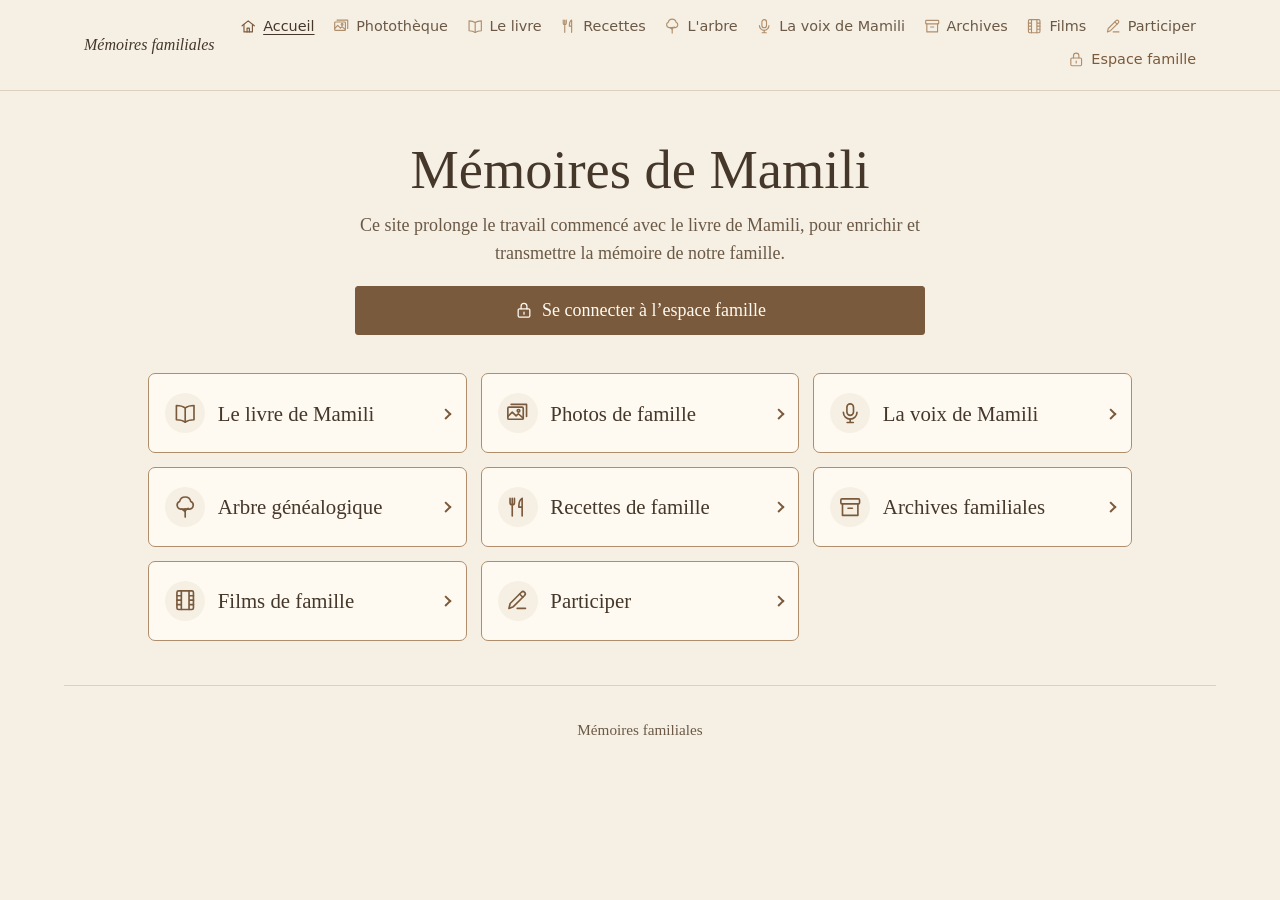
<file: index.html>
<!DOCTYPE html>
<html lang="fr">
<head>
<meta charset="UTF-8">
<meta name="viewport" content="width=device-width, initial-scale=1">
<title>Mémoires de Mamili — Mémoires familiales</title>
<meta name="description" content="Le site qui prolonge le livre de Mamili et rassemble les souvenirs de la famille.">
<meta name="robots" content="noindex">
<link rel="icon" href="assets/img/favicon.svg" type="image/svg+xml">
<link rel="stylesheet" href="assets/css/site.css">
<link rel="stylesheet" href="assets/css/accueil.css">
</head>
<body data-racine="" data-page="accueil">

<header class="bandeau">
  <a class="bandeau__nom" href="index.html">Mémoires familiales</a>
  <nav aria-label="Navigation principale" data-nav><a href="phototheque/index.html">Photothèque</a></nav>
</header>

<main class="accueil">
  <div class="accueil__introduction">
    <h1>Mémoires de Mamili</h1>
    <p>Ce site prolonge le travail commencé avec le livre de Mamili, pour enrichir et transmettre la mémoire de notre famille.</p>
    <p data-lien-public>
      <a class="bouton accueil__connexion" href="https://espace-famille.pages.dev/" data-icone="famille">Se connecter à l’espace famille</a>
    </p>
  </div>

  <nav aria-label="Rubriques du site">
    <ul class="accueil__rubriques" role="list">
      <li><a class="accueil__rubrique" href="livre/index.html" data-icone="livre">Le livre de Mamili</a></li>
      <li><a class="accueil__rubrique" href="phototheque/index.html" data-icone="phototheque">Photos de famille</a></li>
      <li><a class="accueil__rubrique" href="voix/index.html" data-icone="voix">La voix de Mamili</a></li>
      <li><a class="accueil__rubrique" href="arbre/index.html" data-icone="arbre">Arbre généalogique</a></li>
      <li><a class="accueil__rubrique" href="recettes/index.html" data-icone="recettes">Recettes de famille</a></li>
      <li><a class="accueil__rubrique" href="archives/index.html" data-icone="archives">Archives familiales</a></li>
      <li><a class="accueil__rubrique" href="films/index.html" data-icone="films">Films de famille</a></li>
      <li data-lien-recherche hidden><a class="accueil__rubrique" href="recherche/index.html" data-icone="recherche">Rechercher dans le site</a></li>
      <li><a class="accueil__rubrique" href="participer/index.html" data-icone="participer">Participer</a></li>
    </ul>
  </nav>
</main>

<footer class="pied">
  <p>Mémoires familiales</p>
</footer>

<script src="assets/js/site.js"></script>
</body>
</html>
</file>
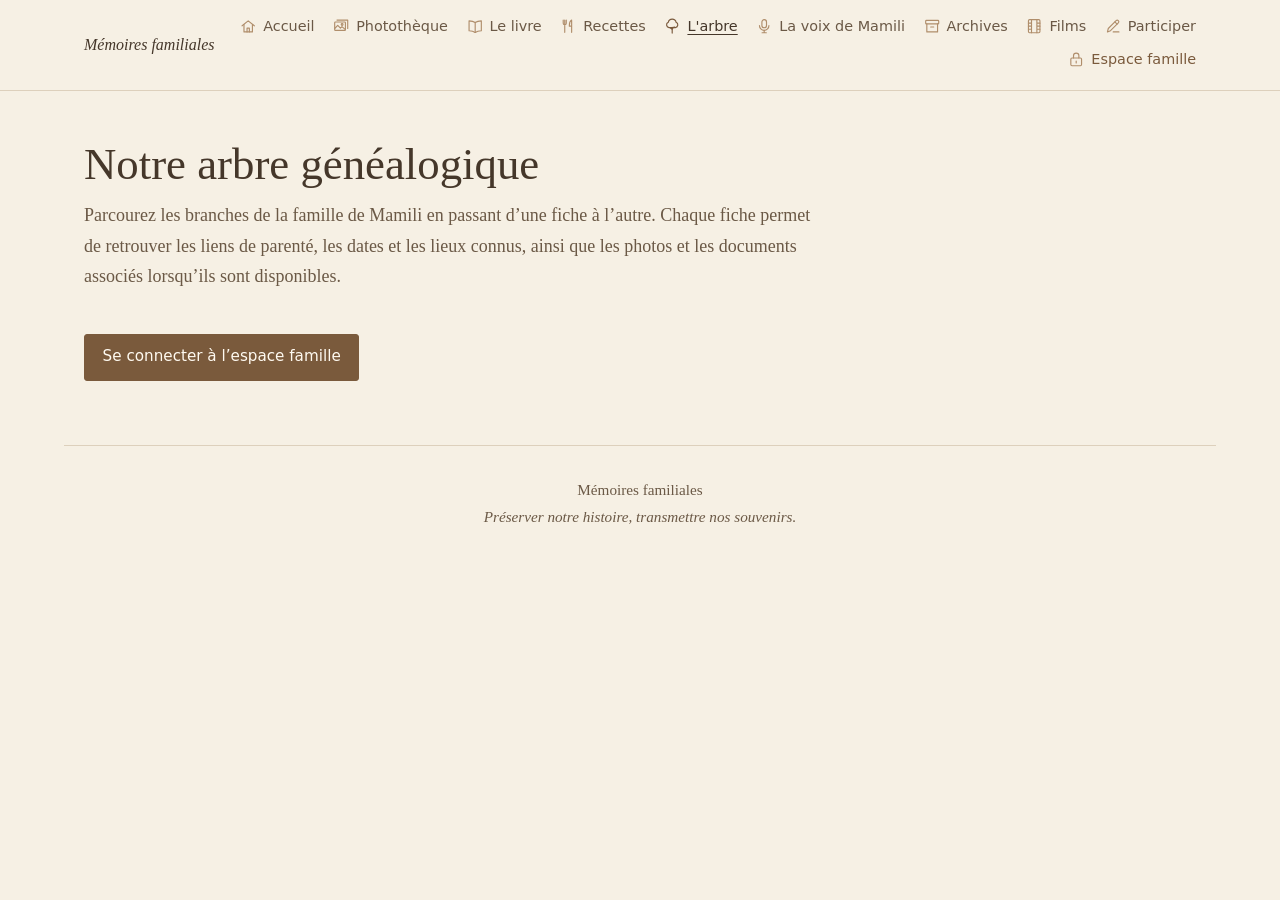
<file: arbre/index.html>
<!DOCTYPE html>
<html lang="fr">
<head>
<meta charset="UTF-8">
<meta name="viewport" content="width=device-width, initial-scale=1">
<title>Arbre généalogique — Mémoires familiales</title>
<meta name="description" content="L'arbre généalogique de la famille : une fiche par personne, avec ses liens de parenté et ses photos.">
<meta name="robots" content="noindex">
<link rel="icon" href="../assets/img/favicon.svg" type="image/svg+xml">
<link rel="stylesheet" href="../assets/css/site.css">
<link rel="stylesheet" href="../assets/css/rubriques.css">
</head>
<body data-racine="../" data-page="arbre">

<header class="bandeau">
  <a class="bandeau__nom" href="../index.html">Mémoires familiales</a>
  <nav aria-label="Navigation principale" data-nav><a href="../index.html">Accueil</a></nav>
</header>

<main class="page arbre">
  <div class="tete">
    <h1>Notre arbre généalogique</h1>
    <p class="resume">Parcourez les branches de la famille de Mamili en passant d’une fiche à l’autre. Chaque fiche permet de retrouver les liens de parenté, les dates et les lieux connus, ainsi que les photos et les documents associés lorsqu’ils sont disponibles.</p>
  </div>
  <p><a class="bouton" href="https://espace-famille.pages.dev/">Se connecter à l’espace famille</a></p>
</main>

<template data-rubrique-famille>
<main class="page arbre">
  <div class="tete">
    <h1>Notre arbre généalogique</h1>
    <p class="resume">Une fiche par personne : ses parents, son conjoint, ses enfants, ses dates et ses lieux, et le lien vers ses photos. Choisissez une personne pour vous déplacer dans l'arbre.</p>
  </div>

  <p class="avis" id="avis" hidden></p>

  <div class="arbre-grille">
    <details class="index-personnes" id="index-personnes" open>
      <summary>Toutes les personnes</summary>
      <div class="champ-recherche">
        <label for="q-personne">Chercher une personne</label>
        <input id="q-personne" type="search" autocomplete="off" placeholder="Un prénom, un nom, un surnom…">
      </div>
      <ul class="liste-personnes" id="liste-personnes"></ul>
    </details>
    <div>
      <div class="famille" id="famille" aria-live="polite"></div>
      <article class="fiche-personne" id="fiche-personne"></article>
    </div>
  </div>
</main>
<script data-src="../data/demo/arbre.js"></script>
<script data-src="../prive/arbre.js"></script>
<script data-src="../data/demo/photos.js"></script>
<script data-src="../prive/photos.js"></script>
<script data-src="../prive/identites.js"></script>
<script data-src="../assets/js/identites.js"></script>
<script data-src="../assets/js/arbre.js"></script>
</template>

<footer class="pied">
  <p>Mémoires familiales</p>
  <em>Préserver notre histoire, transmettre nos souvenirs.</em>
</footer>

<script src="../assets/js/site.js"></script>
</body>
</html>
</file>
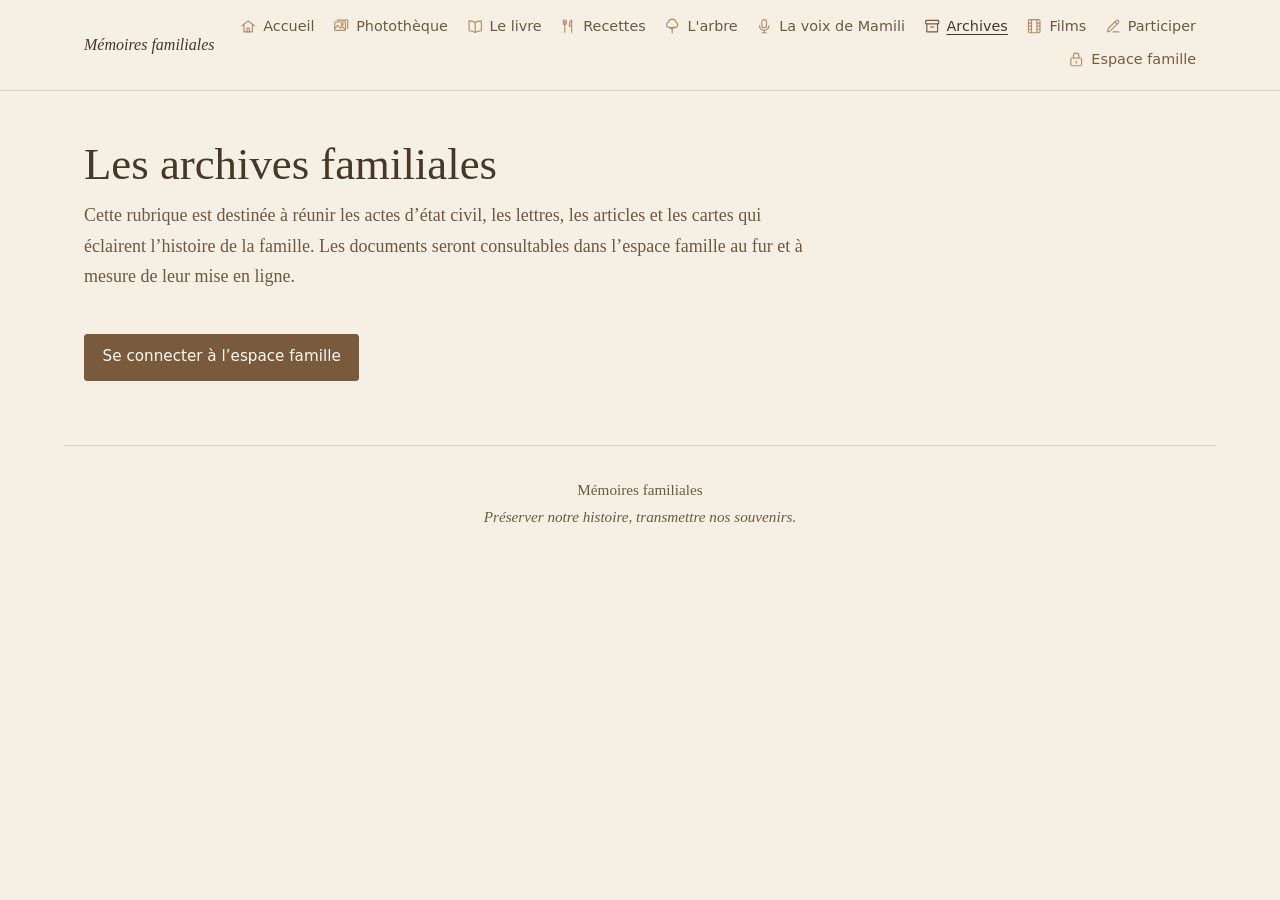
<file: archives/index.html>
<!DOCTYPE html>
<html lang="fr">
<head>
<meta charset="UTF-8">
<meta name="viewport" content="width=device-width, initial-scale=1">
<title>Archives — Mémoires familiales</title>
<meta name="description" content="Actes, lettres, articles et cartes qui éclairent l'histoire de la famille.">
<meta name="robots" content="noindex">
<link rel="icon" href="../assets/img/favicon.svg" type="image/svg+xml">
<link rel="stylesheet" href="../assets/css/site.css">
<link rel="stylesheet" href="../assets/css/rubriques.css">
</head>
<body data-racine="../" data-page="archives">

<header class="bandeau">
  <a class="bandeau__nom" href="../index.html">Mémoires familiales</a>
  <nav aria-label="Navigation principale" data-nav><a href="../index.html">Accueil</a></nav>
</header>

<main class="page archives">
  <div class="tete">
    <h1>Les archives familiales</h1>
    <p class="resume">Cette rubrique est destinée à réunir les actes d’état civil, les lettres, les articles et les cartes qui éclairent l’histoire de la famille. Les documents seront consultables dans l’espace famille au fur et à mesure de leur mise en ligne.</p>
  </div>
  <p><a class="bouton" href="https://espace-famille.pages.dev/">Se connecter à l’espace famille</a></p>
</main>

<template data-rubrique-famille>
<main class="page archives">
  <div class="tete">
    <h1>Les archives familiales</h1>
    <p class="resume">Actes d'état civil, lettres, papiers de famille, articles et cartes : les documents qui éclairent son histoire, chacun relié aux personnes et aux chapitres du livre.</p>
  </div>

  <p class="avis" id="avis" hidden></p>

  <div class="champ-recherche">
    <label for="q-archives">Chercher un document</label>
    <input id="q-archives" type="search" autocomplete="off" placeholder="Un titre, un lieu, une année, un nom…">
  </div>
  <div class="choix-type" id="choix-type" role="group" aria-label="Type de document"></div>
  <p class="discret" id="compte-archives" role="status"></p>
  <ul class="grille-documents" id="documents"></ul>
</main>
<script data-src="../data/demo/archives.js"></script>
<script data-src="../prive/archives.js"></script>
<script data-src="../assets/js/archives.js"></script>
</template>

<footer class="pied">
  <p>Mémoires familiales</p>
  <em>Préserver notre histoire, transmettre nos souvenirs.</em>
</footer>

<script src="../assets/js/site.js"></script>
</body>
</html>
</file>
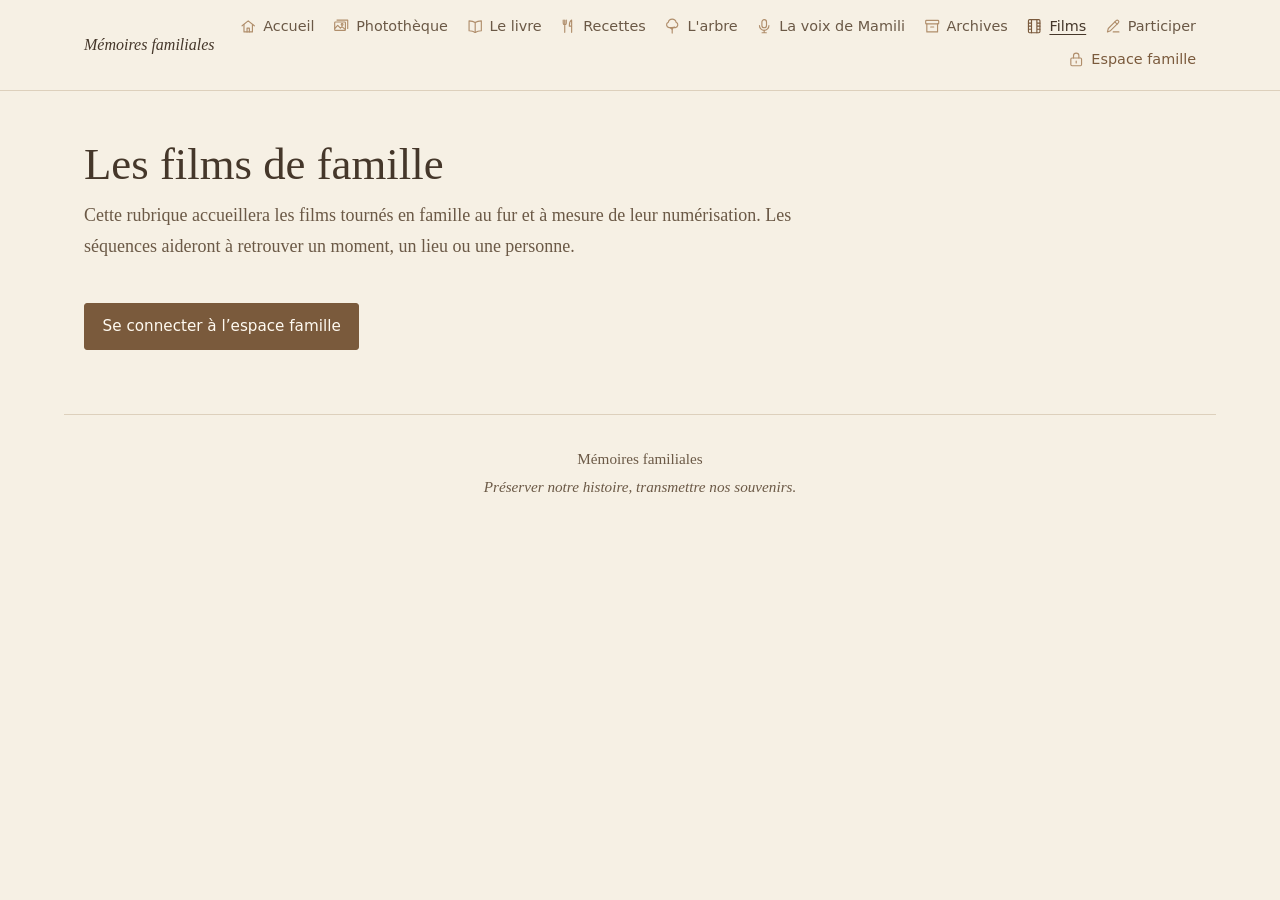
<file: films/index.html>
<!DOCTYPE html>
<html lang="fr">
<head>
<meta charset="UTF-8">
<meta name="viewport" content="width=device-width, initial-scale=1">
<title>Films de famille — Mémoires familiales</title>
<meta name="description" content="Les films tournés en famille, numérisés, avec leurs séquences.">
<meta name="robots" content="noindex">
<link rel="icon" href="../assets/img/favicon.svg" type="image/svg+xml">
<link rel="stylesheet" href="../assets/css/site.css">
<link rel="stylesheet" href="../assets/css/rubriques.css">
</head>
<body data-racine="../" data-page="films">

<header class="bandeau">
  <a class="bandeau__nom" href="../index.html">Mémoires familiales</a>
  <nav aria-label="Navigation principale" data-nav><a href="../index.html">Accueil</a></nav>
</header>

<main class="page films">
  <div class="tete">
    <h1>Les films de famille</h1>
    <p class="resume">Cette rubrique accueillera les films tournés en famille au fur et à mesure de leur numérisation. Les séquences aideront à retrouver un moment, un lieu ou une personne.</p>
  </div>
  <p><a class="bouton" href="https://espace-famille.pages.dev/">Se connecter à l’espace famille</a></p>
</main>

<template data-rubrique-famille>
<main class="page films">
  <div class="tete">
    <h1>Les films de famille</h1>
    <p class="resume">Les bobines tournées en famille, une fois numérisées. Chaque film est découpé en séquences pour retrouver un moment, une personne, un lieu.</p>
  </div>

  <p class="avis" id="avis" hidden></p>

  <div id="films"></div>
</main>
<script data-src="../data/demo/films.js"></script>
<script data-src="../prive/films.js"></script>
<script data-src="../assets/js/films.js"></script>
</template>

<footer class="pied">
  <p>Mémoires familiales</p>
  <em>Préserver notre histoire, transmettre nos souvenirs.</em>
</footer>

<script src="../assets/js/site.js"></script>
</body>
</html>
</file>
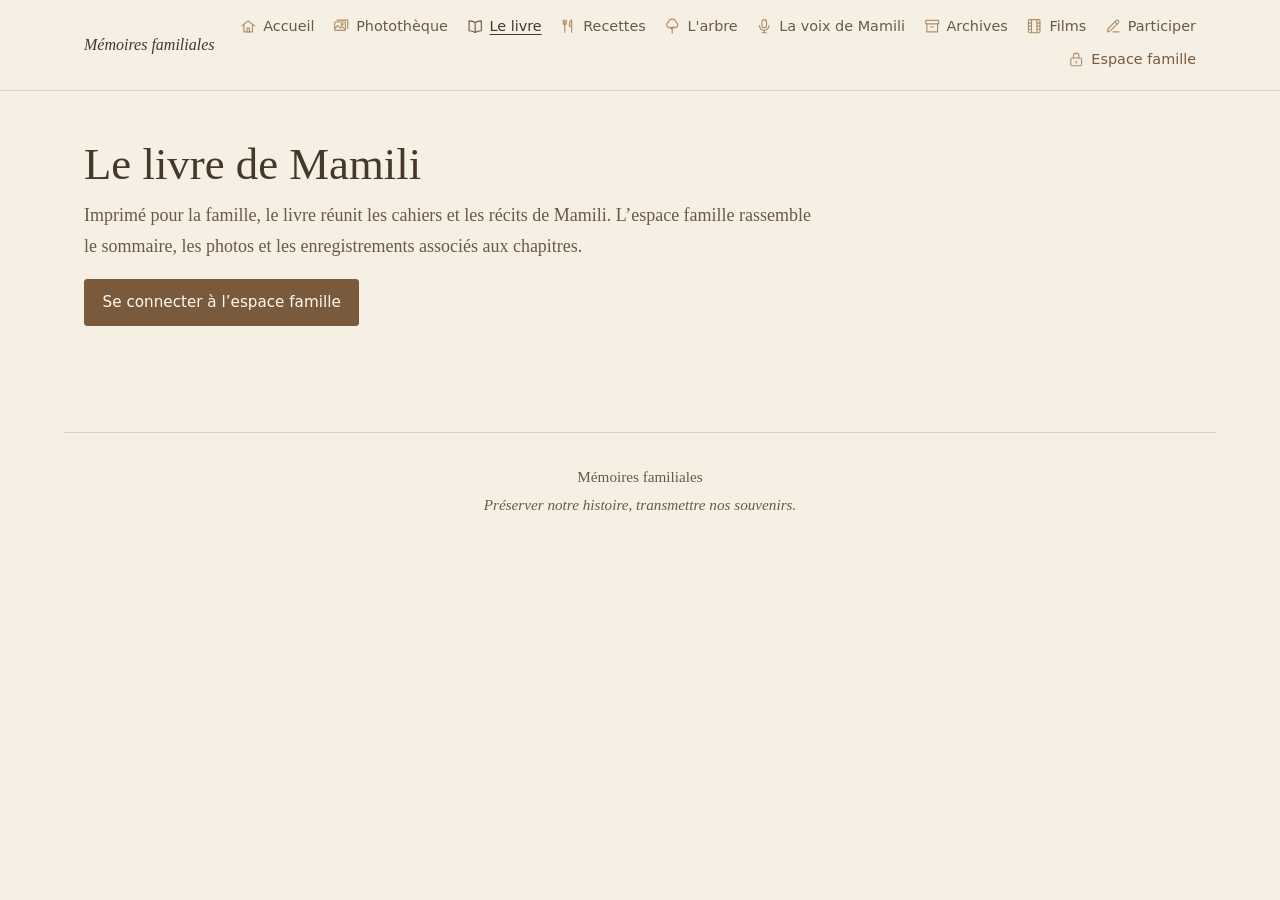
<file: livre/index.html>
<!DOCTYPE html>
<html lang="fr">
<head>
<meta charset="UTF-8">
<meta name="viewport" content="width=device-width, initial-scale=1">
<title>Le livre — Mémoires familiales</title>
<meta name="description" content="Le livre de Mamili réunit ses cahiers et ses récits. Retrouvez les ressources associées dans l’espace famille.">
<meta name="robots" content="noindex">
<link rel="icon" href="../assets/img/favicon.svg" type="image/svg+xml">
<link rel="stylesheet" href="../assets/css/site.css">
<link rel="stylesheet" href="../assets/css/rubriques.css">
</head>
<body data-racine="../" data-page="livre">

<header class="bandeau">
  <a class="bandeau__nom" href="../index.html">Mémoires familiales</a>
  <nav aria-label="Navigation principale" data-nav><a href="../index.html">Accueil</a></nav>
</header>

<main class="page livre">
  <div class="tete">
    <h1>Le livre de Mamili</h1>
    <p class="resume">Imprimé pour la famille, le livre réunit les cahiers et les récits de Mamili. L’espace famille rassemble le sommaire, les photos et les enregistrements associés aux chapitres.</p>
    <p><a class="bouton" href="https://espace-famille.pages.dev/">Se connecter à l’espace famille</a></p>
  </div>
</main>

<template data-rubrique-famille>
<main class="page livre">
  <div class="tete">
    <h1>Le livre de Mamili</h1>
    <p class="resume">Imprimé en 2026 pour la famille, le livre réunit ses cahiers et ses récits. Chaque chapitre renvoie ici aux photos et aux extraits de sa voix qui s’y rattachent.</p>
  </div>

  <p class="avis" id="avis" hidden></p>

  <section class="bloc" aria-labelledby="titre-sommaire">
    <h2 id="titre-sommaire" class="intertitre">Sommaire</h2>
    <p class="discret" id="livre-titre"></p>
    <div class="sommaire-livre" id="sommaire"></div>
  </section>
</main>
<script data-src="../data/demo/livre.js"></script>
<script data-src="../prive/livre.js"></script>
<script data-src="../data/demo/photos.js"></script>
<script data-src="../prive/photos.js"></script>
<script data-src="../data/demo/voix.js"></script>
<script data-src="../prive/voix.js"></script>
<script data-src="../assets/js/livre.js"></script>
</template>

<footer class="pied">
  <p>Mémoires familiales</p>
  <em>Préserver notre histoire, transmettre nos souvenirs.</em>
</footer>

<script src="../assets/js/site.js"></script>
</body>
</html>
</file>
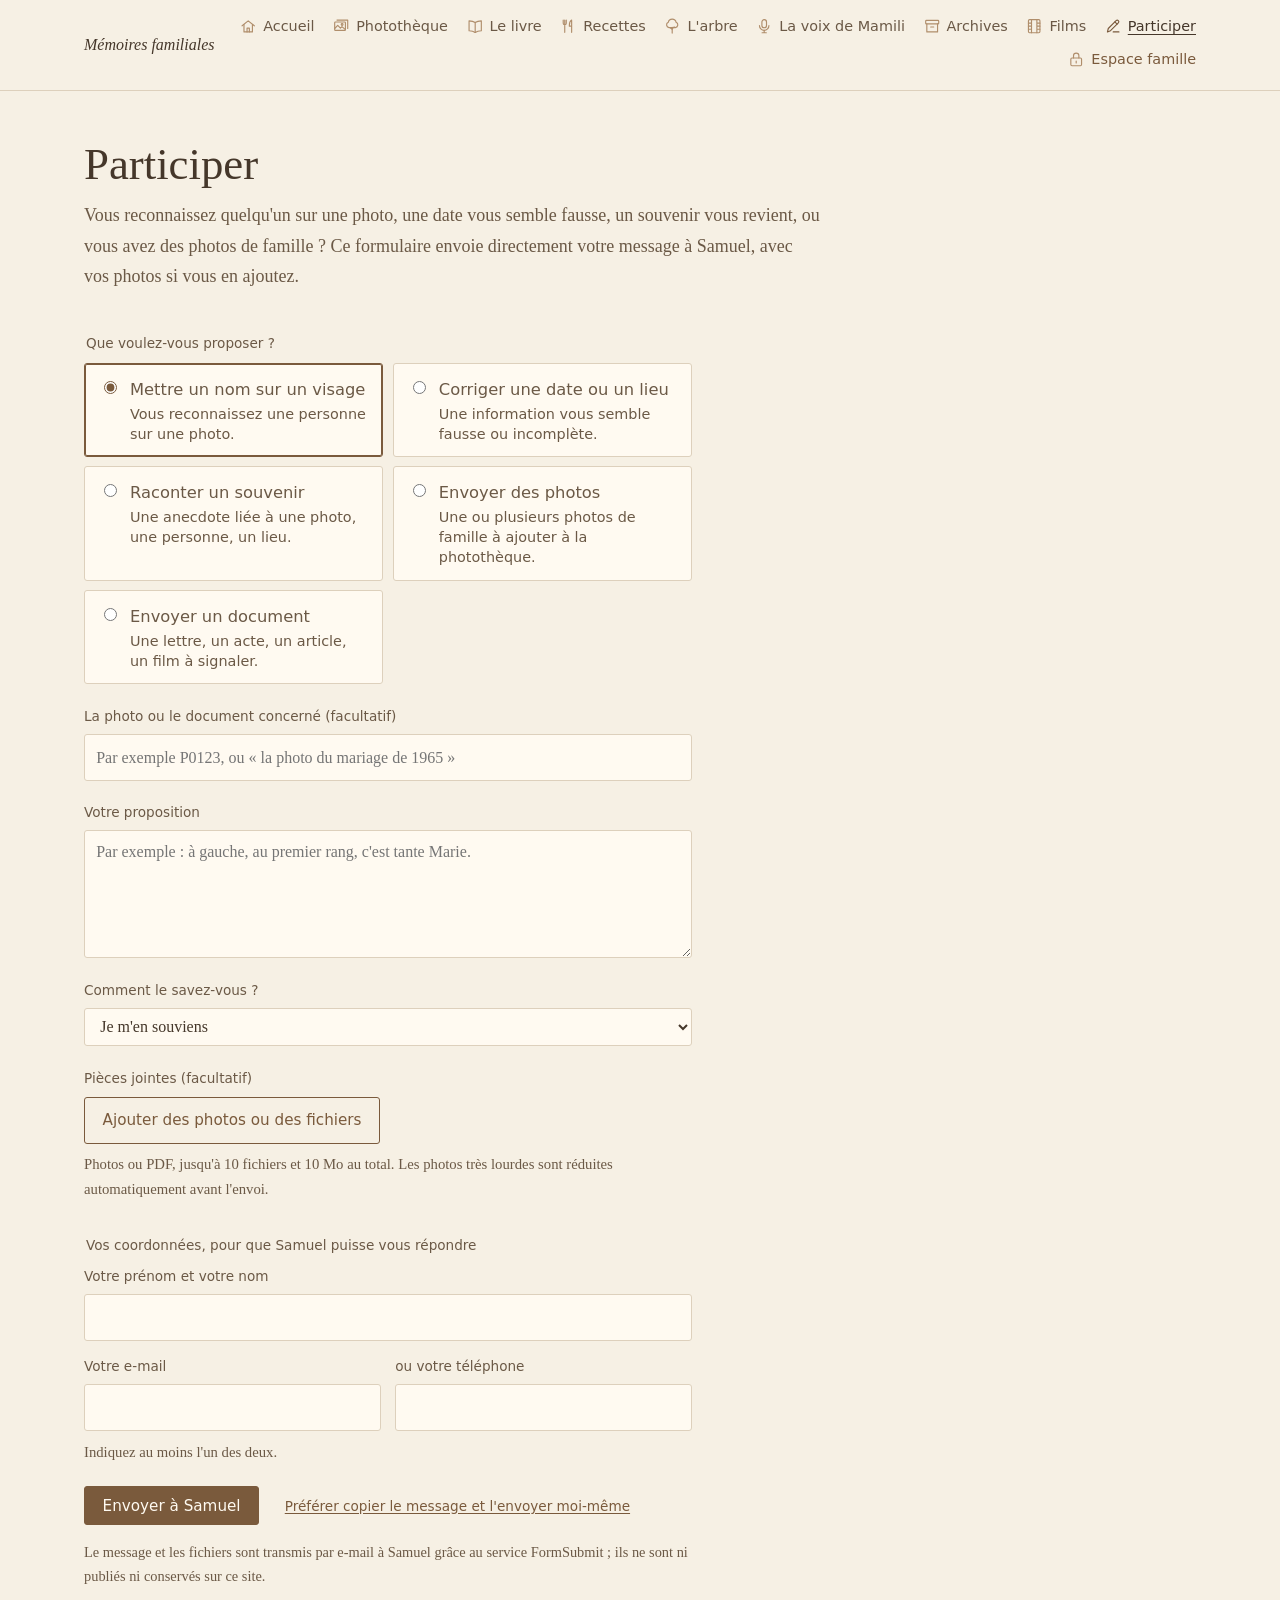
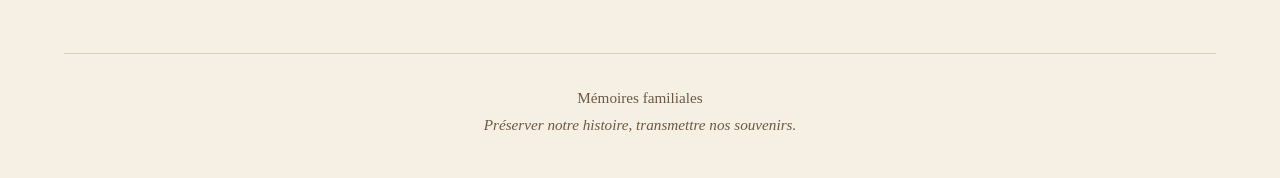
<file: participer/index.html>
<!DOCTYPE html>
<html lang="fr">
<head>
<meta charset="UTF-8">
<meta name="viewport" content="width=device-width, initial-scale=1">
<meta name="referrer" content="origin"><!-- FormSubmit doit connaître le site d'envoi ; l'espace famille ne transmet rien par défaut -->
<title>Participer — Mémoires familiales</title>
<meta name="description" content="Aider à identifier les personnes, corriger une date, raconter un souvenir, envoyer des photos.">
<meta name="robots" content="noindex">
<link rel="icon" href="../assets/img/favicon.svg" type="image/svg+xml">
<link rel="stylesheet" href="../assets/css/site.css">
<link rel="stylesheet" href="../assets/css/rubriques.css">
</head>
<body data-racine="../" data-page="participer">

<header class="bandeau">
  <a class="bandeau__nom" href="../index.html">Mémoires familiales</a>
  <nav aria-label="Navigation principale" data-nav><a href="../index.html">Accueil</a></nav>
</header>

<main class="page participer">
  <div class="tete">
    <h1>Participer</h1>
    <p class="resume">Vous reconnaissez quelqu'un sur une photo, une date vous semble fausse, un souvenir vous revient, ou vous avez des photos de famille ? Ce formulaire envoie directement votre message à Samuel, avec vos photos si vous en ajoutez.</p>
  </div>

  <p class="avis" id="avis" hidden></p>

  <form class="formulaire" id="formulaire" method="POST" enctype="multipart/form-data" novalidate>
    <input type="hidden" name="_subject" id="champ-sujet" value="Mémoires de Mamili : nouvelle contribution">
    <input type="hidden" name="_template" value="table">
    <input type="hidden" name="_captcha" value="false">
    <input type="hidden" name="_next" id="champ-suite" value="">
    <input type="hidden" name="Type de contribution" id="champ-type" value="">
    <input type="text" name="_honey" class="pot-de-miel" tabindex="-1" autocomplete="off" aria-hidden="true">

    <fieldset>
      <legend>Que voulez-vous proposer ?</legend>
      <div class="types-contribution">
        <label><input type="radio" name="choix-type" value="identifier" checked><span><strong>Mettre un nom sur un visage</strong><small>Vous reconnaissez une personne sur une photo.</small></span></label>
        <label><input type="radio" name="choix-type" value="corriger"><span><strong>Corriger une date ou un lieu</strong><small>Une information vous semble fausse ou incomplète.</small></span></label>
        <label><input type="radio" name="choix-type" value="souvenir"><span><strong>Raconter un souvenir</strong><small>Une anecdote liée à une photo, une personne, un lieu.</small></span></label>
        <label><input type="radio" name="choix-type" value="photos"><span><strong>Envoyer des photos</strong><small>Une ou plusieurs photos de famille à ajouter à la photothèque.</small></span></label>
        <label><input type="radio" name="choix-type" value="document"><span><strong>Envoyer un document</strong><small>Une lettre, un acte, un article, un film à signaler.</small></span></label>
      </div>
    </fieldset>

    <label id="bloc-reference"><span>La photo ou le document concerné (facultatif)</span>
      <input type="text" id="reference" name="Photo ou document concerné" placeholder="Par exemple P0123, ou « la photo du mariage de 1965 »"></label>

    <label><span id="libelle-message">Votre proposition</span>
      <textarea id="proposition" name="Message" placeholder="Par exemple : à gauche, au premier rang, c'est tante Marie."></textarea></label>

    <label id="bloc-certitude"><span>Comment le savez-vous ?</span>
      <select id="certitude" name="Comment je le sais">
        <option value="Je m'en souviens">Je m'en souviens</option>
        <option value="C'est écrit au dos ou sur un document">C'est écrit au dos ou sur un document</option>
        <option value="Quelqu'un me l'a dit">Quelqu'un me l'a dit</option>
        <option value="Je n'en suis pas sûr">Je n'en suis pas sûr</option>
      </select></label>

    <div class="pieces-jointes">
      <span class="etiquette-champ" id="titre-pieces">Pièces jointes (facultatif)</span>
      <input type="file" id="fichiers" multiple accept="image/*,application/pdf" class="visuellement-cache" aria-describedby="aide-pieces">
      <label for="fichiers" class="bouton bouton--discret" id="bouton-fichiers">Ajouter des photos ou des fichiers</label>
      <p class="discret" id="aide-pieces">Photos ou PDF, jusqu'à 10 fichiers et 10 Mo au total. Les photos très lourdes sont réduites automatiquement avant l'envoi.</p>
      <ul class="liste-fichiers" id="liste-fichiers" aria-live="polite"></ul>
      <div id="champs-fichiers" hidden></div>
    </div>

    <fieldset class="coordonnees">
      <legend>Vos coordonnées, pour que Samuel puisse vous répondre</legend>
      <label><span>Votre prénom et votre nom</span>
        <input type="text" id="auteur" name="Nom" autocomplete="name"></label>
      <div class="deux-colonnes">
        <label><span>Votre e-mail</span>
          <input type="email" id="courriel" name="email" autocomplete="email" inputmode="email"></label>
        <label><span>ou votre téléphone</span>
          <input type="tel" id="telephone" name="Téléphone" autocomplete="tel"></label>
      </div>
      <p class="discret">Indiquez au moins l'un des deux.</p>
    </fieldset>

    <p class="erreur" id="erreur" role="alert" hidden></p>

    <div class="actions">
      <button type="submit" class="bouton" id="envoyer">Envoyer à Samuel</button>
      <button type="button" class="lien-effacer" id="preparer">Préférer copier le message et l'envoyer moi-même</button>
    </div>
    <p class="discret note-envoi">Le message et les fichiers sont transmis par e-mail à Samuel grâce au service FormSubmit ; ils ne sont ni publiés ni conservés sur ce site.</p>
  </form>

  <section class="message-pret" id="message-pret" hidden aria-labelledby="titre-message">
    <h2 id="titre-message">Votre message est prêt</h2>
    <pre id="message"></pre>
    <button type="button" class="bouton" id="copier">Copier le message</button>
    <p class="confirmation" id="copie-ok" role="status"></p>
    <p class="discret">Collez-le dans un SMS, un message WhatsApp ou un e-mail à Samuel. Les photos ne peuvent pas être jointes de cette façon : envoyez-les à part.</p>
  </section>
</main>

<footer class="pied">
  <p>Mémoires familiales</p>
  <em>Préserver notre histoire, transmettre nos souvenirs.</em>
</footer>

<script src="../assets/js/site.js"></script>
<script src="../assets/js/participer.js"></script>
</body>
</html>
</file>
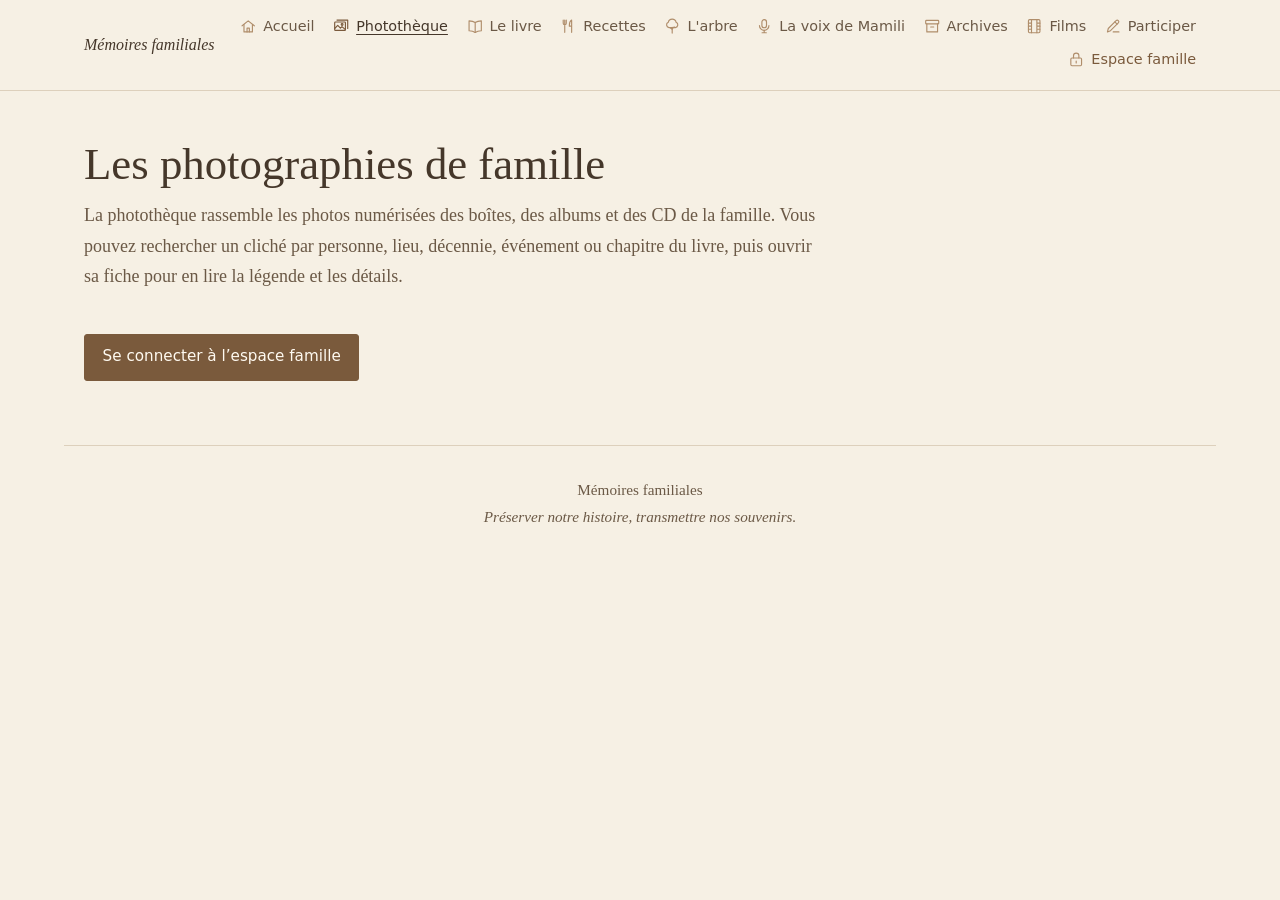
<file: phototheque/index.html>
<!DOCTYPE html>
<html lang="fr">
<head>
<meta charset="UTF-8">
<meta name="viewport" content="width=device-width, initial-scale=1">
<meta name="referrer" content="origin"><!-- l'envoi des corrections (FormSubmit) doit connaître le site d'origine -->
<title>Photothèque — Mémoires familiales</title>
<meta name="description" content="Les photographies de la famille de Mamili, classées par personne, lieu, année et chapitre du livre.">
<meta name="robots" content="noindex">
<link rel="icon" href="../assets/img/favicon.svg" type="image/svg+xml">
<link rel="stylesheet" href="../assets/css/site.css">
<link rel="stylesheet" href="../assets/css/phototheque.css">
</head>
<body data-racine="../" data-page="phototheque">

<header class="bandeau">
  <a class="bandeau__nom" href="../index.html">Mémoires familiales</a>
  <nav aria-label="Navigation principale" data-nav><a href="../index.html">Accueil</a></nav>
</header>

<main class="page phototheque">
  <div class="tete">
    <h1>Les photographies de famille</h1>
    <p class="resume">La photothèque rassemble les photos numérisées des boîtes, des albums et des CD de la famille. Vous pouvez rechercher un cliché par personne, lieu, décennie, événement ou chapitre du livre, puis ouvrir sa fiche pour en lire la légende et les détails.</p>
  </div>
  <p><a class="bouton" href="https://espace-famille.pages.dev/">Se connecter à l’espace famille</a></p>
</main>

<template data-rubrique-famille>
<main class="page phototheque">
  <div class="tete">
    <h1>Les photographies de famille</h1>
    <p class="resume" id="resume"></p>
  </div>

  <p class="avis" id="avis" hidden></p>

  <section class="outils" aria-label="Rechercher et filtrer les photos">
    <div class="recherche">
      <label for="q">Rechercher</label>
      <input id="q" type="search" autocomplete="off" spellcheck="false"
             placeholder="Un nom, un lieu, une année, un mot écrit au dos…">
    </div>

    <div class="frise" id="frise" role="group" aria-label="Choisir une décennie"></div>

    <button type="button" class="bascule-filtres" id="bascule-filtres" aria-expanded="false" aria-controls="filtres">
      Filtres <span id="nb-filtres"></span>
    </button>

    <div class="filtres" id="filtres">
      <label class="champ">
        <span>Personne</span>
        <select id="f-personne"></select>
      </label>
      <label class="champ">
        <span>Lieu</span>
        <select id="f-lieu"></select>
      </label>
      <label class="champ">
        <span>Événement</span>
        <select id="f-evenement"></select>
      </label>
      <label class="champ">
        <span>Chapitre du livre</span>
        <select id="f-chapitre"></select>
      </label>
      <label class="champ">
        <span>Ordre</span>
        <select id="tri">
          <option value="chrono">Par date</option>
          <option value="numero">Par numéro de photo</option>
        </select>
      </label>
      <label class="case">
        <input type="checkbox" id="f-identifier">
        <span>Seulement les photos avec des visages à identifier</span>
      </label>
    </div>

    <div class="actifs" id="actifs"></div>
  </section>

  <p class="compte" id="compte" role="status"></p>

  <ul class="grille" id="grille"></ul>

  <div class="vide" id="vide" hidden>
    <p>Aucune photo ne correspond à ces critères.</p>
    <button type="button" class="bouton bouton--discret" data-action="effacer">Effacer les filtres</button>
  </div>

  <div class="suite" id="suite" hidden>
    <button type="button" class="bouton bouton--discret" id="plus">Afficher plus de photos</button>
  </div>
</main>

<dialog class="fiche" id="fiche" aria-labelledby="fiche-titre">
  <div class="fiche__barre">
    <span class="fiche__position" id="fiche-position"></span>
    <div class="fiche__nav">
      <button type="button" id="precedente" aria-label="Photo précédente" title="Photo précédente (←)">‹</button>
      <button type="button" id="suivante" aria-label="Photo suivante" title="Photo suivante (→)">›</button>
      <button type="button" id="fermer" class="fiche__fermer" aria-label="Fermer la fiche" title="Fermer (Échap)">Fermer</button>
    </div>
  </div>
  <div class="fiche__corps">
    <figure class="fiche__image" id="fiche-image"></figure>
    <div class="fiche__texte">
      <h2 id="fiche-titre"></h2>
      <p class="fiche__lieu" id="fiche-lieu"></p>
      <dl id="fiche-details"></dl>
    </div>
  </div>
</dialog>
<script data-src="../data/demo/photos.js"></script>
<script data-src="../prive/photos.js"></script>
<script data-src="../prive/arbre.js"></script>
<script data-src="../prive/identites.js"></script>
<script data-src="../assets/js/identites.js"></script>
<script data-src="../assets/js/correction-photo.js"></script>
<script data-src="../assets/js/phototheque.js"></script>
</template>

<footer class="pied">
  <p>Mémoires familiales</p>
  <em>Préserver notre histoire, transmettre nos souvenirs.</em>
</footer>

<script src="../assets/js/site.js"></script>
</body>
</html>
</file>
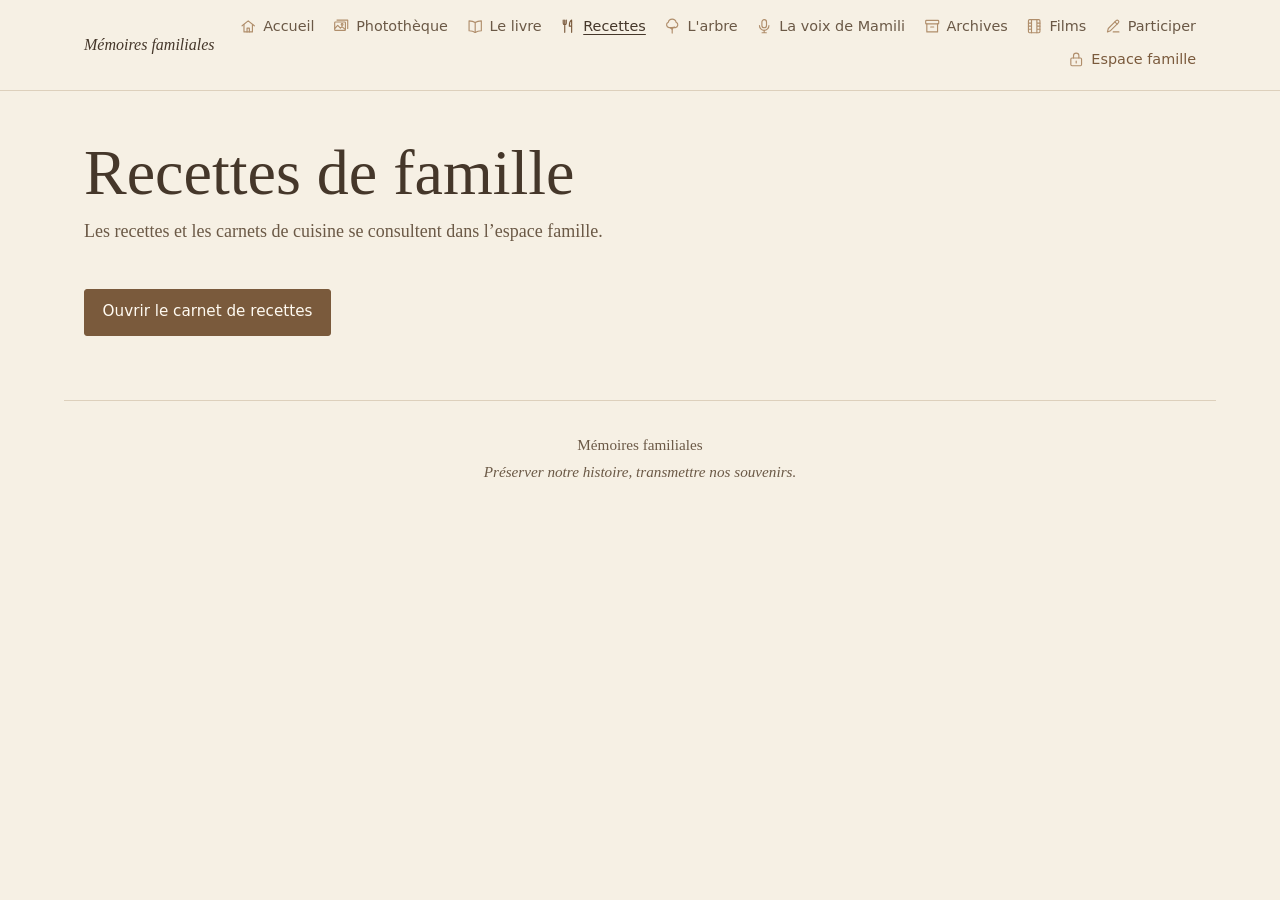
<file: recettes/index.html>
<!DOCTYPE html>
<html lang="fr">
<head>
<meta charset="UTF-8">
<meta name="viewport" content="width=device-width, initial-scale=1">
<title>Recettes de famille — Mémoires familiales</title>
<meta name="description" content="Le carnet de recettes de la famille, des grandes tablées aux desserts.">
<meta name="robots" content="noindex, nofollow">
<link rel="icon" href="../assets/img/favicon.svg" type="image/svg+xml">
<link rel="stylesheet" href="../assets/css/site.css">
<link rel="stylesheet" href="../assets/css/recettes.css">
</head>
<body data-racine="../" data-page="recettes">
<header class="bandeau">
  <a class="bandeau__nom" href="../index.html">Mémoires familiales</a>
  <nav aria-label="Navigation principale" data-nav><a href="../index.html">Accueil</a></nav>
</header>
<main class="page recettes">
  <div class="tete">
    <h1>Recettes de famille</h1>
    <p class="resume">Les recettes et les carnets de cuisine se consultent dans l’espace famille.</p>
  </div>
  <p><a class="bouton" href="https://espace-famille.pages.dev/recettes/">Ouvrir le carnet de recettes</a></p>
</main>
<template data-rubrique-famille>
<main class="page recettes">
  <div class="tete">
    <h1>Recettes de famille</h1>
    <p class="resume">Les grandes tablées, les douceurs et les préparations gardées dans les carnets de la famille.</p>
  </div>
  <div class="filtres-recettes" id="filtres-recettes" role="search" aria-label="Rechercher et filtrer les recettes">
    <label for="q-recettes">Chercher une recette
      <input id="q-recettes" type="search" placeholder="Titre, ingrédient, nom ou surnom…" autocomplete="off">
    </label>
    <label for="type-recettes">Catégorie
      <select id="type-recettes"><option value="">Toutes les catégories</option></select>
    </label>
    <label for="personne-recettes">Personne
      <select id="personne-recettes"><option value="">Toutes les attributions</option></select>
    </label>
    <label for="etat-recettes">Afficher
      <select id="etat-recettes">
        <option value="cuisiner">Fiches avec ingrédients et préparation</option>
        <option value="tout">Toutes les recettes repérées</option>
        <option value="completer">Fiches à compléter</option>
      </select>
    </label>
  </div>
  <p id="compte-recettes" class="recettes__compte" role="status"></p>
  <div id="liste-recettes"></div>
</main>
<script data-src="../prive/recettes.js"></script>
<script data-src="../prive/arbre.js"></script>
<script data-src="../prive/identites.js"></script>
<script data-src="../assets/js/identites.js"></script>
<script data-src="../assets/js/recettes.js"></script>
</template>
<footer class="pied">
  <p>Mémoires familiales</p>
  <em>Préserver notre histoire, transmettre nos souvenirs.</em>
</footer>
<script src="../assets/js/site.js"></script>
</body>
</html>
</file>
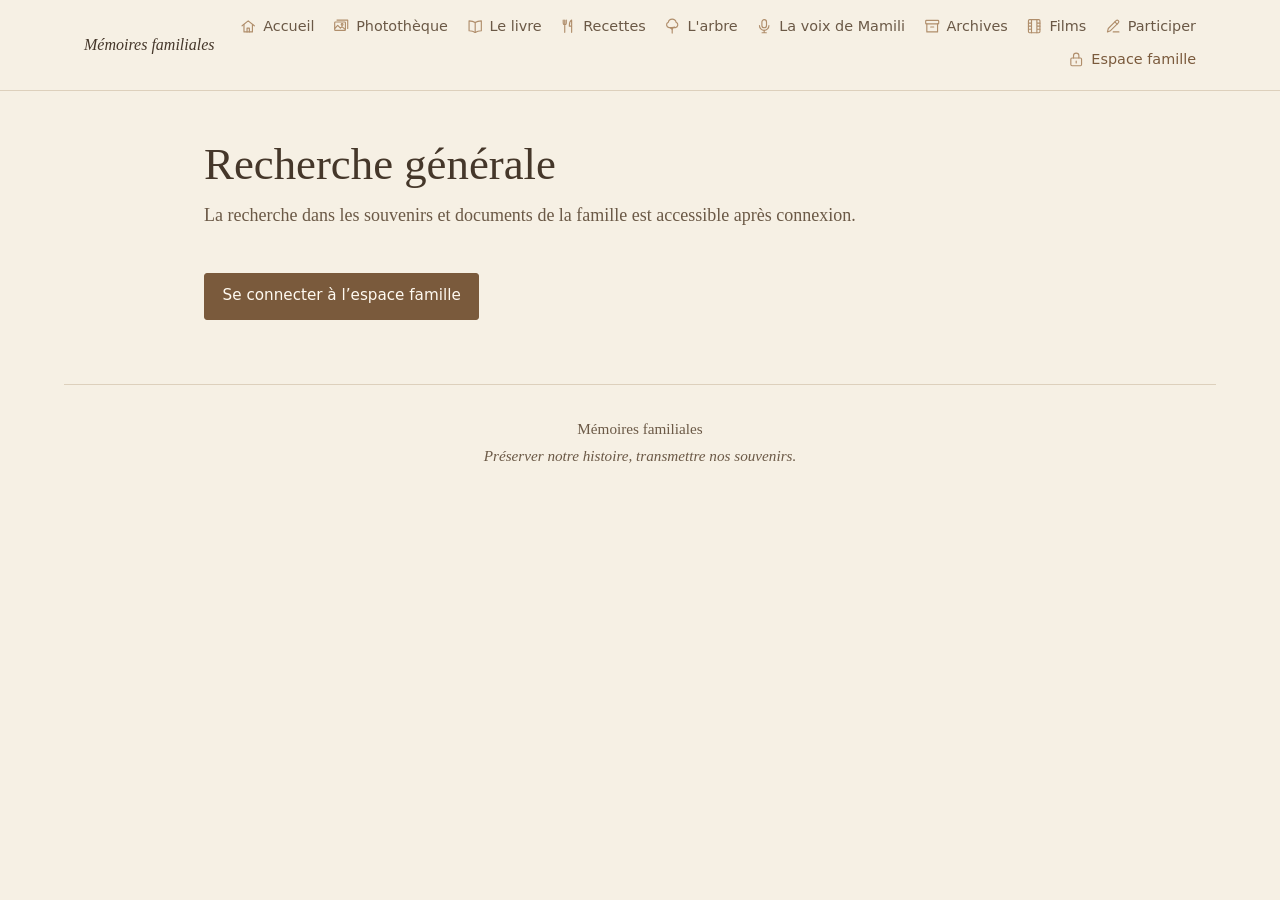
<file: recherche/index.html>
<!DOCTYPE html>
<html lang="fr">
<head>
<meta charset="UTF-8">
<meta name="viewport" content="width=device-width, initial-scale=1">
<meta name="robots" content="noindex, nofollow">
<meta name="referrer" content="no-referrer">
<title>Recherche générale — Mémoires familiales</title>
<link rel="icon" href="../assets/img/favicon.svg" type="image/svg+xml">
<link rel="stylesheet" href="../assets/css/site.css">
<link rel="stylesheet" href="../assets/css/recherche.css">
</head>
<body data-racine="../" data-page="recherche">
<header class="bandeau">
  <a class="bandeau__nom" href="../index.html">Mémoires familiales</a>
  <nav aria-label="Navigation principale" data-nav><a href="../index.html">Accueil</a></nav>
</header>

<main class="page page-recherche">
  <div class="tete">
    <h1>Recherche générale</h1>
    <p class="resume">La recherche dans les souvenirs et documents de la famille est accessible après connexion.</p>
  </div>
  <p><a class="bouton" href="https://espace-famille.pages.dev/recherche/">Se connecter à l’espace famille</a></p>
</main>

<template data-rubrique-famille>
<main class="page page-recherche">
  <div class="tete">
    <h1>Recherche générale</h1>
    <p class="resume">Retrouvez une personne, un lieu, un événement ou un passage dans les contenus de l’espace famille.</p>
  </div>
  <form class="formulaire-recherche" aria-label="Recherche générale" role="search" id="formulaire-recherche">
    <label class="visuellement-cache" for="termes">Termes de recherche</label>
    <div class="ligne-recherche">
      <input type="search" id="termes" maxlength="160" autocomplete="off" spellcheck="false"
             placeholder="Un nom, un lieu, une année…" aria-describedby="perimetre-recherche">
      <button class="bouton" type="submit">Rechercher</button>
    </div>
    <p class="perimetre-recherche" id="perimetre-recherche"></p>
    <label class="filtre-recherche" id="filtre-recherche" hidden>
      Type de contenu
      <select id="type-contenu"><option value="">Toutes les rubriques</option></select>
    </label>
  </form>
  <p class="etat-recherche" id="etat-recherche" role="status" aria-atomic="true">Chargement des rubriques…</p>
  <div id="resultats-recherche"></div>
</main>
<script data-src="../data/demo/livre.js"></script>
<script data-src="../prive/livre.js"></script>
<script data-src="../data/demo/photos.js"></script>
<script data-src="../prive/photos.js"></script>
<script data-src="../data/demo/voix.js"></script>
<script data-src="../prive/voix.js"></script>
<script data-src="../data/demo/arbre.js"></script>
<script data-src="../prive/arbre.js"></script>
<script data-src="../data/demo/archives.js"></script>
<script data-src="../prive/archives.js"></script>
<script data-src="../data/demo/films.js"></script>
<script data-src="../prive/films.js"></script>
<script data-src="../prive/recherche-complements.js"></script>
<script data-src="../prive/recettes.js"></script>
<script data-src="../prive/identites.js"></script>
<script data-src="../assets/js/identites.js"></script>
<script data-src="../assets/js/recherche.js"></script>
</template>

<footer class="pied">
  <p>Mémoires familiales</p>
  <em>Préserver notre histoire, transmettre nos souvenirs.</em>
</footer>
<script src="../assets/js/site.js"></script>
</body>
</html>
</file>
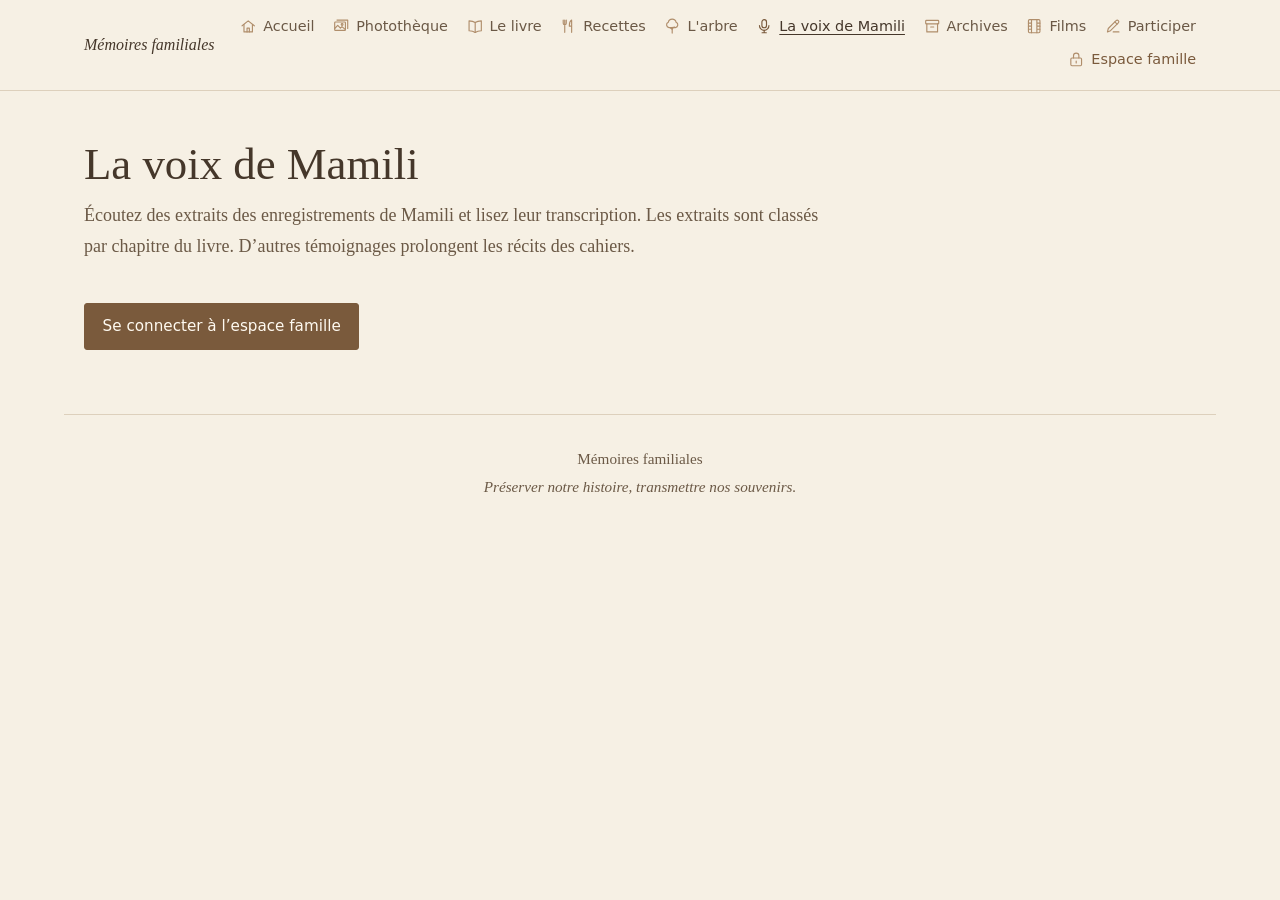
<file: voix/index.html>
<!DOCTYPE html>
<html lang="fr">
<head>
<meta charset="UTF-8">
<meta name="viewport" content="width=device-width, initial-scale=1">
<title>La voix de Mamili — Mémoires familiales</title>
<meta name="description" content="Des extraits des enregistrements de Mamili, avec leur transcription, rangés selon les chapitres du livre.">
<meta name="robots" content="noindex">
<link rel="icon" href="../assets/img/favicon.svg" type="image/svg+xml">
<link rel="stylesheet" href="../assets/css/site.css">
<link rel="stylesheet" href="../assets/css/rubriques.css">
</head>
<body data-racine="../" data-page="voix">

<header class="bandeau">
  <a class="bandeau__nom" href="../index.html">Mémoires familiales</a>
  <nav aria-label="Navigation principale" data-nav><a href="../index.html">Accueil</a></nav>
</header>

<main class="page voix">
  <div class="tete">
    <h1>La voix de Mamili</h1>
    <p class="resume">Écoutez des extraits des enregistrements de Mamili et lisez leur transcription. Les extraits sont classés par chapitre du livre. D’autres témoignages prolongent les récits des cahiers.</p>
  </div>
  <p><a class="bouton" href="https://espace-famille.pages.dev/">Se connecter à l’espace famille</a></p>
</main>

<template data-rubrique-famille>
<main class="page voix">
  <div class="tete">
    <h1>La voix de Mamili</h1>
    <p class="resume">Des extraits de ses enregistrements, rangés selon les chapitres du livre, avec leur transcription et leur origine. On garde sa voix telle qu'elle est : les silences, les rires, ses expressions. À la fin, des témoignages que le livre ne raconte pas.</p>
  </div>

  <p class="avis" id="avis" hidden></p>

  <div class="filtres-voix">
    <div class="champ champ-recherche">
      <label for="q-voix">Chercher dans les extraits</label>
      <input id="q-voix" type="search" autocomplete="off" placeholder="Un mot, un lieu, un prénom…">
    </div>
    <div class="champ">
      <label for="type-voix">Afficher</label>
      <select id="type-voix"><option value="">Tous les extraits</option></select>
    </div>
    <div class="champ">
      <label for="enregistrement-voix">Enregistrement</label>
      <select id="enregistrement-voix"><option value="">Tous</option></select>
    </div>
  </div>
  <p class="discret" id="compte-voix" role="status"></p>
  <div id="extraits"></div>
</main>
<script data-src="../data/demo/livre.js"></script>
<script data-src="../prive/livre.js"></script>
<script data-src="../data/demo/voix.js"></script>
<script data-src="../prive/voix.js"></script>
<script data-src="../assets/js/voix.js"></script>
</template>

<footer class="pied">
  <p>Mémoires familiales</p>
  <em>Préserver notre histoire, transmettre nos souvenirs.</em>
</footer>

<script src="../assets/js/site.js"></script>
</body>
</html>
</file>
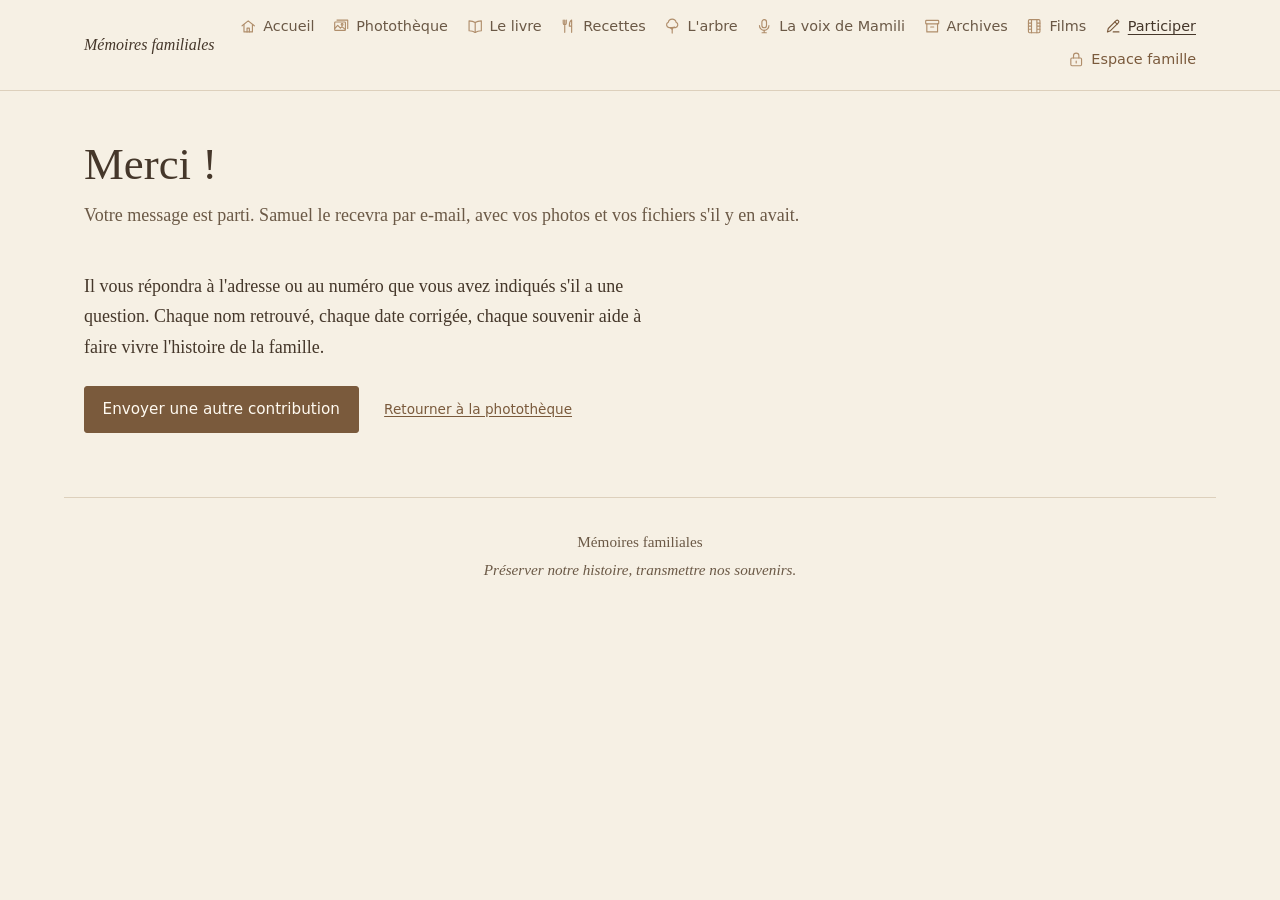
<file: participer/merci.html>
<!DOCTYPE html>
<html lang="fr">
<head>
<meta charset="UTF-8">
<meta name="viewport" content="width=device-width, initial-scale=1">
<title>Merci — Mémoires familiales</title>
<meta name="robots" content="noindex">
<link rel="icon" href="../assets/img/favicon.svg" type="image/svg+xml">
<link rel="stylesheet" href="../assets/css/site.css">
<link rel="stylesheet" href="../assets/css/rubriques.css">
</head>
<body data-racine="../" data-page="participer">

<header class="bandeau">
  <a class="bandeau__nom" href="../index.html">Mémoires familiales</a>
  <nav aria-label="Navigation principale" data-nav><a href="../index.html">Accueil</a></nav>
</header>

<main class="page">
  <div class="tete">
    <h1>Merci !</h1>
    <p class="resume">Votre message est parti. Samuel le recevra par e-mail, avec vos photos et vos fichiers s'il y en avait.</p>
  </div>
  <div class="merci">
    <p>Il vous répondra à l'adresse ou au numéro que vous avez indiqués s'il a une question. Chaque nom retrouvé, chaque date corrigée, chaque souvenir aide à faire vivre l'histoire de la famille.</p>
    <div class="actions">
      <a class="bouton" href="index.html">Envoyer une autre contribution</a>
      <a class="lien-effacer" href="../phototheque/index.html">Retourner à la photothèque</a>
    </div>
  </div>
</main>

<footer class="pied">
  <p>Mémoires familiales</p>
  <em>Préserver notre histoire, transmettre nos souvenirs.</em>
</footer>

<script>
  // Chargée dans le cadre d'envoi d'une correction de photo (espace famille) : confirmer l'envoi.
  if (window.parent !== window) {
    try { window.parent.postMessage({ type: "memoires-envoi-confirme" }, "*"); } catch (e) { /* rien */ }
  }
</script>
<script src="../assets/js/site.js"></script>
</body>
</html>
</file>
<file: assets/css/site.css>
/* Mémoires familiales — styles communs
   Palette tirée du livre : papier, encre sépia, café au lait, et le bleu
   du stylo qui a écrit au dos des photos. */

:root {
  --papier: #f6f0e4;
  --carton: #fffaf1;
  --encre: #45372a;
  --encre-douce: #6b5946;
  --cafe: #b08e6b;
  --cafe-fonce: #7a5a3c;
  --filet: #ddd0bc;
  --stylo: #34506e;

  --serif: "Iowan Old Style", "Palatino Linotype", Palatino, "Book Antiqua", Georgia, serif;
  --sans: system-ui, -apple-system, "Segoe UI", Roboto, "Helvetica Neue", sans-serif;

  --mesure: 36rem;
  --large: 72rem;
}

*, *::before, *::after { box-sizing: border-box; }

html { -webkit-text-size-adjust: 100%; }

body {
  margin: 0;
  background: var(--papier);
  color: var(--encre);
  font-family: var(--serif);
  font-size: 1.125rem;
  line-height: 1.7;
}

img { max-width: 100%; display: block; }

[hidden] { display: none !important; }

a { color: var(--cafe-fonce); text-underline-offset: 0.18em; text-decoration-thickness: 1px; }
a:hover { color: var(--encre); }

:focus-visible {
  outline: 2px solid var(--stylo);
  outline-offset: 3px;
  border-radius: 2px;
}

.visuellement-cache {
  position: absolute !important;
  width: 1px; height: 1px;
  overflow: hidden;
  clip: rect(0 0 0 0);
  white-space: nowrap;
}

/* ---------- Bandeau du site ---------- */

/* La barre du haut reste visible pendant le défilement (iPhone compris) */
.bandeau {
  position: -webkit-sticky;
  position: sticky;
  top: 0;
  z-index: 40;
  display: flex;
  align-items: center;
  justify-content: space-between;
  gap: 1rem;
  padding: 0.85rem max(1.25rem, calc((100% - var(--large)) / 2 + 1.25rem));
  background: rgba(246, 240, 228, 0.96);
  -webkit-backdrop-filter: saturate(1.2) blur(8px);
  backdrop-filter: saturate(1.2) blur(8px);
  border-bottom: 1px solid var(--filet);
  transition: box-shadow 0.2s ease;
}

.bandeau.defile { box-shadow: 0 2px 10px rgba(69, 55, 42, 0.1); }

html { scroll-padding-top: 4.5rem; }

.bandeau__nom {
  flex: none;
  font-size: 1rem;
  font-style: italic;
  color: var(--encre);
  text-decoration: none;
}

.bandeau nav ul {
  display: flex;
  flex-wrap: wrap;
  justify-content: flex-end;
  gap: 0.3rem 1.1rem;
  margin: 0;
  padding: 0;
  list-style: none;
  font-family: var(--sans);
  font-size: 0.9rem;
}

.bandeau nav a {
  display: inline-flex;
  align-items: center;
  gap: 0.35rem;
  color: var(--encre-douce);
  text-decoration: none;
  white-space: nowrap;
}

.bandeau nav .icone { display: inline-flex; color: var(--cafe); }
.bandeau nav .icone svg { width: 1.15rem; height: 1.15rem; }
.bandeau nav a:hover .icone,
.bandeau nav a[aria-current="page"] .icone { color: var(--cafe-fonce); }
.bandeau nav a:hover { color: var(--encre); text-decoration: underline; }
.bandeau nav a[aria-current="page"] { color: var(--encre); text-decoration: underline; }

.menu-bouton {
  display: none;
  padding: 0.35rem 0.8rem;
  border: 1px solid var(--filet);
  border-radius: 3px;
  background: var(--carton);
  color: var(--encre);
  font-family: var(--sans);
  font-size: 0.9rem;
  cursor: pointer;
}

@media (max-width: 72rem) {
  .menu-bouton { display: inline-block; }
  .bandeau nav ul {
    position: absolute;
    top: 100%;
    left: 0;
    right: 0;
    z-index: 30;
    display: none;
    flex-direction: column;
    gap: 0;
    padding: 0.4rem 1.25rem 0.8rem;
    background: var(--papier);
    border-bottom: 1px solid var(--filet);
    max-height: calc(100vh - 4rem);
    overflow-y: auto;
    padding-left: max(1.25rem, env(safe-area-inset-left));
    padding-right: max(1.25rem, env(safe-area-inset-right));
    box-shadow: 0 8px 16px rgba(69, 55, 42, 0.12);
    font-size: 1rem;
  }
  .bandeau nav ul.ouvert { display: flex; }
  .bandeau nav li a { display: flex; gap: 0.7rem; padding: 0.65rem 0; border-bottom: 1px solid var(--filet); }
  .bandeau nav .icone svg { width: 1.3rem; height: 1.3rem; }
  .bandeau nav li:last-child a { border-bottom: 0; }
}

/* ---------- En-tête des pages intérieures ---------- */

.page {
  max-width: var(--large);
  margin: 0 auto;
  padding: 0 1.25rem;
}

.tete { padding: 3rem 0 1.5rem; max-width: 46rem; }

.tete h1 {
  margin: 0;
  font-size: clamp(2rem, 5vw, 2.8rem);
  font-weight: normal;
  line-height: 1.15;
}

.resume { margin: 0.6rem 0 0; color: var(--encre-douce); }

.avis {
  margin: 0 0 1.5rem;
  padding: 0.75rem 1rem;
  max-width: 46rem;
  border-left: 3px solid var(--stylo);
  background: var(--carton);
  color: var(--stylo);
  font-size: 1rem;
  font-style: italic;
  line-height: 1.5;
}

@media (max-width: 46rem) {
  .tete { padding-top: 2rem; }
}

/* ---------- Pied de page ---------- */

.pied {
  max-width: var(--large);
  margin: 4rem auto 0;
  padding: 2rem 1.25rem 2.5rem;
  border-top: 1px solid var(--filet);
  text-align: center;
  color: var(--encre-douce);
  font-size: 0.95rem;
  line-height: 1.6;
}

.pied p { margin: 0; }
.pied em { display: block; margin-top: 0.2rem; }

/* ---------- Boutons ---------- */

.bouton {
  display: inline-block;
  padding: 0.6rem 1.1rem;
  border: 1px solid var(--cafe-fonce);
  border-radius: 3px;
  background: var(--cafe-fonce);
  color: var(--carton);
  font-family: var(--sans);
  font-size: 0.95rem;
  text-decoration: none;
  cursor: pointer;
}

.bouton:hover { background: var(--encre); border-color: var(--encre); color: var(--carton); }

.bouton--discret {
  background: transparent;
  color: var(--cafe-fonce);
}

.bouton--discret:hover { background: var(--carton); color: var(--encre); border-color: var(--encre); }

/* bouton qui a l'air d'un lien */
.lien-effacer {
  padding: 0.25rem 0.4rem;
  border: 0;
  background: none;
  color: var(--cafe-fonce);
  font-family: var(--sans);
  font-size: 0.85rem;
  text-decoration: underline;
  text-underline-offset: 0.18em;
  cursor: pointer;
}

@media (prefers-reduced-motion: reduce) {
  *, *::before, *::after {
    animation-duration: 0.01ms !important;
    animation-iteration-count: 1 !important;
    transition-duration: 0.01ms !important;
  }
}

/* Espace famille : mention à côté du nom du site, lien depuis le site public */
.mention-espace {
  margin-left: 0.6rem;
  padding: 0.1rem 0.55rem;
  border: 1px solid var(--cafe);
  border-radius: 999px;
  font-family: var(--sans);
  font-size: 0.72rem;
  font-style: normal;
  color: var(--cafe-fonce);
  vertical-align: 0.2em;
  white-space: nowrap;
}
.bandeau nav .lien-espace a { color: var(--cafe-fonce); }

.recherche-bandeau {
  display: flex;
  align-items: stretch;
  flex: 0 1 13rem;
  min-width: 10rem;
  min-height: 2.25rem;
  background: var(--carton);
  border: 1px solid var(--filet);
  border-radius: 4px;
}

.recherche-bandeau input,
.recherche-bandeau button {
  border: 0;
  border-radius: inherit;
  background: transparent;
  color: var(--encre);
}

.recherche-bandeau input { flex: 1; min-width: 0; padding: 0.35rem 0 0.35rem 0.6rem; font: 1rem var(--sans); }
.recherche-bandeau button { display: grid; place-items: center; min-width: 2.5rem; padding: 0.3rem; cursor: pointer; }
.recherche-bandeau button:hover { background: var(--papier); }
.recherche-bandeau .icone { display: flex; width: 1.2rem; }

html:has(.bandeau--recherche) { scroll-padding-top: 7rem; }

@media (max-width: 72rem) {
  .bandeau--recherche nav { margin-left: auto; }
  .bandeau--recherche nav ul { max-height: calc(100dvh - 6.5rem); }
}

@media (max-width: 36rem) {
  .bandeau--recherche { flex-wrap: wrap; gap: 0.45rem 0.6rem; padding-block: 0.55rem; }
  .recherche-bandeau { flex-basis: 100%; }
}

@media (max-width: 23rem) {
  .bandeau .mention-espace { display: block; width: fit-content; margin: 0.1rem 0 0; }
}
</file>
<file: assets/css/accueil.css>
/* Page d’accueil */

.accueil {
  max-width: 64rem;
  margin: 0 auto;
  padding: 0 1.25rem;
}

.accueil__introduction {
  max-width: 43rem;
  margin: 0 auto;
  padding: clamp(1.6rem, 4vw, 3.1rem) 0 clamp(1.4rem, 3.2vw, 2.4rem);
  text-align: center;
}

.accueil__introduction h1 {
  margin: 0;
  font-size: clamp(2rem, 5vw, 3.4rem);
  font-weight: normal;
  line-height: 1.12;
}

.accueil__introduction p {
  max-width: 36rem;
  margin: 0.65rem auto 0;
  color: var(--encre-douce);
  line-height: 1.55;
}

.accueil__connexion {
  display: inline-flex;
  min-height: 3rem;
  align-items: center;
  justify-content: center;
  gap: 0.5rem;
  margin-top: 0.5rem;
  font-family: var(--serif);
  font-size: 1.125rem;
}

.accueil__connexion .icone {
  display: flex;
  flex: 0 0 1.25rem;
}

.accueil__connexion .icone svg { width: 100%; }

.accueil__rubriques {
  display: grid;
  grid-template-columns: repeat(3, minmax(0, 1fr));
  gap: 0.85rem;
  margin: 0;
  padding: 0;
  list-style: none;
}

.accueil__rubriques li { display: flex; }

.accueil__rubrique {
  display: flex;
  flex: 1;
  align-items: center;
  gap: 0.8rem;
  min-height: 5rem;
  padding: 0.75rem 1rem;
  border: 1px solid var(--cafe);
  border-radius: 7px;
  background: var(--carton);
  color: var(--encre);
  font: 1.3rem/1.3 var(--serif);
  overflow-wrap: anywhere;
  text-decoration: none;
}

.accueil__rubrique .icone {
  display: grid;
  flex: none;
  width: 2.5rem;
  height: 2.5rem;
  place-items: center;
  border-radius: 50%;
  background: var(--papier);
  color: var(--cafe-fonce);
}

.accueil__rubrique .icone svg { width: 1.65rem; height: 1.65rem; }

.accueil__rubrique::after {
  content: "";
  flex: none;
  width: 0.48rem;
  height: 0.48rem;
  margin-left: auto;
  border-top: 2px solid currentColor;
  border-right: 2px solid currentColor;
  transform: rotate(45deg);
  color: var(--cafe-fonce);
}

.accueil__rubrique:hover,
.accueil__rubrique:focus-visible {
  border-color: var(--cafe-fonce);
  text-decoration: underline;
  text-underline-offset: 0.2em;
}

[data-page="accueil"] .menu-bouton { min-height: 2.75rem; font-size: 1rem; }
[data-page="accueil"] .pied { margin-top: 2.75rem; }

@media (max-width: 54rem) {
  .accueil__rubriques { grid-template-columns: repeat(2, minmax(0, 1fr)); }
}

@media (max-width: 35rem) {
  .accueil__rubriques { grid-template-columns: minmax(0, 1fr); gap: 0.6rem; }
  .accueil__rubrique { min-height: 3.85rem; padding-block: 0.55rem; }
}
</file>
<file: assets/css/rubriques.css>
/* Rubriques : le livre, l'arbre, la voix, les archives, les films, participer */

.bloc { margin: 2.5rem 0 0; }
.bloc > h2, .intertitre {
  margin: 0 0 1rem;
  font-size: 1.45rem;
  font-weight: normal;
}

.etiquette {
  display: inline-block;
  padding: 0.1rem 0.5rem;
  border: 1px solid var(--filet);
  border-radius: 999px;
  background: var(--carton);
  color: var(--encre-douce);
  font-family: var(--sans);
  font-size: 0.78rem;
  line-height: 1.5;
  white-space: nowrap;
}

.etiquette--prete { border-color: var(--cafe); color: var(--cafe-fonce); }

.liens-croises {
  display: flex;
  flex-wrap: wrap;
  gap: 0.2rem 1rem;
  margin-top: 0.3rem;
  font-family: var(--sans);
  font-size: 0.85rem;
}

.liens-croises a { color: var(--cafe-fonce); }
.liens-croises > span { color: var(--encre-douce); }

.champ-recherche { display: grid; gap: 0.35rem; max-width: 30rem; }
.champ-recherche label, .formulaire label > span, .formulaire legend {
  font-family: var(--sans);
  font-size: 0.85rem;
  color: var(--encre-douce);
}

.champ-recherche input, .formulaire input[type="text"], .formulaire select, .formulaire textarea {
  width: 100%;
  padding: 0.55rem 0.7rem;
  border: 1px solid var(--filet);
  border-radius: 3px;
  background: var(--carton);
  color: var(--encre);
  font: inherit;
  font-size: 1rem;
}

.champ-recherche input:focus, .formulaire input:focus, .formulaire select:focus, .formulaire textarea:focus {
  border-color: var(--cafe-fonce);
  outline: none;
  box-shadow: 0 0 0 2px rgba(52, 80, 110, 0.35);
}

.discret { color: var(--encre-douce); font-size: 0.95rem; }
.vide-rubrique { padding: 2rem 0; color: var(--encre-douce); font-style: italic; }

/* ---------- Le livre : le sommaire ---------- */

.sommaire-livre { max-width: 46rem; }

.sommaire-livre .liminaire,
.sommaire-livre .chapitre {
  padding: 0.75rem 0;
  border-bottom: 1px solid var(--filet);
}

.sommaire-livre .ligne {
  display: flex;
  align-items: baseline;
  gap: 0.6rem;
}

.sommaire-livre .ligne::after {
  content: "";
  order: 2;
  flex: 1;
  min-width: 1.5rem;
  border-bottom: 1px dotted var(--cafe);
  transform: translateY(-0.3em);
}

.sommaire-livre .ligne--seule::after { display: none; }

.sommaire-livre .numero {
  flex: none;
  min-width: 2.2rem;
  font-family: var(--sans);
  font-size: 0.85rem;
  color: var(--encre-douce);
}

.sommaire-livre .titre-chapitre { font-size: 1.08rem; }
.sommaire-livre .page-livre { order: 3; font-family: var(--sans); font-size: 0.85rem; color: var(--encre-douce); white-space: nowrap; }
.sommaire-livre .liens-croises { padding-left: 2.8rem; }

.partie { margin-top: 2.2rem; }
.partie h2 {
  display: flex;
  flex-wrap: wrap;
  align-items: baseline;
  gap: 0 0.8rem;
  margin: 0 0 0.3rem;
  padding-bottom: 0.5rem;
  border-bottom: 1px solid var(--cafe);
  font-size: 1.35rem;
  font-weight: normal;
}

.partie h2 small {
  flex-basis: 100%;
  font-family: var(--sans);
  font-size: 0.8rem;
  color: var(--encre-douce);
}

.partie h2 .titre-partie { flex: 1; }
.partie h2 .page-livre { font-family: var(--sans); font-size: 0.85rem; color: var(--encre-douce); white-space: nowrap; }

/* ---------- L'arbre ---------- */

.arbre-grille {
  display: grid;
  grid-template-columns: minmax(14rem, 17rem) minmax(0, 1fr);
  gap: 2rem;
  align-items: start;
}

.index-personnes { position: sticky; top: 1rem; }
.index-personnes summary { display: none; }

.liste-personnes {
  max-height: 70vh;
  overflow: auto;
  margin: 0.8rem 0 0;
  padding: 0;
  list-style: none;
  border-top: 1px solid var(--filet);
}

.liste-personnes button {
  display: block;
  width: 100%;
  padding: 0.5rem 0.2rem;
  border: 0;
  border-bottom: 1px solid var(--filet);
  background: none;
  color: var(--encre);
  font: inherit;
  font-size: 0.98rem;
  text-align: left;
  cursor: pointer;
}

.liste-personnes button small { display: block; font-family: var(--sans); font-size: 0.78rem; color: var(--encre-douce); }
.liste-personnes button:hover { color: var(--cafe-fonce); }
.liste-personnes button[aria-current="true"] { color: var(--cafe-fonce); font-style: italic; }

.famille {
  display: grid;
  gap: 1.6rem;
  padding: 1.6rem 1rem;
  background: #efe6d5;
  border-radius: 3px;
}

.rang { position: relative; display: flex; flex-wrap: wrap; justify-content: center; gap: 0.7rem; }
.rang + .rang::before {
  content: "";
  position: absolute;
  top: -1.6rem;
  left: 50%;
  height: 1.6rem;
  border-left: 1px solid var(--cafe);
}

.rang__titre {
  flex-basis: 100%;
  text-align: center;
  font-family: var(--sans);
  font-size: 0.78rem;
  color: var(--encre-douce);
}

.carte-personne {
  min-width: 9.5rem;
  max-width: 15rem;
  padding: 0.6rem 0.8rem;
  border: 1px solid var(--filet);
  border-radius: 3px;
  background: var(--carton);
  color: var(--encre);
  font: inherit;
  font-size: 0.98rem;
  line-height: 1.3;
  text-align: center;
  cursor: pointer;
}

.carte-personne small { display: block; margin-top: 0.2rem; font-family: var(--sans); font-size: 0.78rem; color: var(--encre-douce); }
.carte-personne:hover { border-color: var(--cafe-fonce); }
.carte-personne--centre { border: 2px solid var(--cafe-fonce); cursor: default; font-size: 1.1rem; }
.carte-personne--vide { border-style: dashed; color: var(--encre-douce); cursor: default; font-style: italic; }
.lien-union { align-self: center; font-family: var(--sans); font-size: 0.8rem; color: var(--encre-douce); }

.fiche-personne { margin-top: 1.8rem; max-width: 40rem; }
.fiche-personne h2 { margin: 0; font-size: 1.7rem; font-weight: normal; line-height: 1.2; }
.fiche-personne .sous-nom { margin: 0.2rem 0 0; font-style: italic; color: var(--encre-douce); }
.fiche-personne dl { margin: 1.2rem 0 0; display: grid; grid-template-columns: max-content 1fr; gap: 0.5rem 1.2rem; }
.fiche-personne dt { font-family: var(--sans); font-size: 0.82rem; color: var(--encre-douce); padding-top: 0.2rem; }
.fiche-personne dd { margin: 0; }

/* ---------- La voix ---------- */

.groupe-chapitre { margin-top: 2.2rem; }
.groupe-chapitre > h2 { margin: 0 0 0.8rem; font-size: 1.3rem; font-weight: normal; }
.groupe-chapitre > h2 small { display: block; font-family: var(--sans); font-size: 0.8rem; color: var(--encre-douce); }

.extrait {
  display: grid;
  gap: 0.6rem;
  padding: 1.2rem 1.3rem;
  margin-bottom: 1rem;
  background: var(--carton);
  border: 1px solid var(--filet);
  border-radius: 3px;
  max-width: 46rem;
}

.extrait h3 { margin: 0; font-size: 1.2rem; font-weight: normal; }
.extrait .meta { font-family: var(--sans); font-size: 0.82rem; color: var(--encre-douce); }
.extrait p { margin: 0; line-height: 1.6; }
.extrait audio { width: 100%; }

.audio-absent {
  display: flex;
  align-items: center;
  gap: 0.6rem;
  padding: 0.6rem 0.8rem;
  border: 1px dashed var(--cafe);
  border-radius: 999px;
  font-family: var(--sans);
  font-size: 0.85rem;
  color: var(--encre-douce);
}

.audio-absent::before {
  content: "";
  width: 0;
  height: 0;
  border-left: 0.6rem solid var(--cafe);
  border-top: 0.38rem solid transparent;
  border-bottom: 0.38rem solid transparent;
}

.extrait details summary { cursor: pointer; font-family: var(--sans); font-size: 0.88rem; color: var(--cafe-fonce); }
.transcription {
  margin: 0.7rem 0 0;
  padding-left: 1rem;
  border-left: 2px solid var(--cafe);
  font-style: italic;
  line-height: 1.75;
  white-space: pre-line;
}
.extrait .note-transcription { margin-top: 0.6rem; }

/* Filtres de la voix */
.filtres-voix { display: grid; grid-template-columns: minmax(0, 2fr) minmax(0, 1fr) minmax(0, 1.2fr); gap: 0.8rem 1rem; max-width: 52rem; align-items: end; }
.filtres-voix .champ { display: grid; gap: 0.35rem; }
.filtres-voix .champ-recherche { max-width: none; }
.filtres-voix label { font-family: var(--sans); font-size: 0.85rem; color: var(--encre-douce); }
.filtres-voix select {
  width: 100%;
  padding: 0.55rem 0.6rem;
  border: 1px solid var(--filet);
  border-radius: 3px;
  background: var(--carton);
  color: var(--encre);
  font-family: var(--sans);
  font-size: 0.92rem;
}
.filtres-voix select:focus { border-color: var(--cafe-fonce); outline: none; box-shadow: 0 0 0 2px rgba(52, 80, 110, 0.35); }
@media (max-width: 46rem) { .filtres-voix { grid-template-columns: 1fr 1fr; } .filtres-voix .champ-recherche { grid-column: 1 / -1; } }

/* Fiche d'un extrait */
.extrait__tete { display: flex; flex-wrap: wrap; align-items: baseline; gap: 0.3rem 0.7rem; }
.extrait .meta strong { font-weight: 600; color: var(--encre); }
.etiquette--complement { border-color: var(--cafe); color: var(--cafe-fonce); }
.etiquette--version-a-verifier { border-color: var(--stylo); color: var(--stylo); }
.etiquette--hors-livre { border-style: dashed; border-color: var(--cafe); color: var(--cafe-fonce); }
.divergence {
  display: grid;
  gap: 0.3rem;
  padding: 0.6rem 0.85rem;
  border-left: 3px solid var(--stylo);
  background: rgba(52, 80, 110, 0.06);
}
.divergence strong { font-family: var(--sans); font-size: 0.82rem; font-weight: 600; color: var(--stylo); }
.divergence p { font-size: 0.95rem; }
.extrait .note-extrait { font-style: italic; }
.details-origine dl.origine { display: grid; grid-template-columns: max-content minmax(0, 1fr); gap: 0.25rem 0.9rem; margin: 0.6rem 0 0.4rem; font-family: var(--sans); font-size: 0.84rem; }
.details-origine dt { color: var(--encre-douce); }
.details-origine dd { margin: 0; overflow-wrap: anywhere; }
@media (max-width: 34rem) { .details-origine dl.origine { grid-template-columns: 1fr; } .details-origine dd { margin-bottom: 0.4rem; } }
.groupe-hors-livre { margin-top: 3rem; padding-top: 1.4rem; border-top: 1px solid var(--cafe); }

/* ---------- Les archives ---------- */

.choix-type { display: flex; flex-wrap: wrap; gap: 0.45rem; margin: 1rem 0 0; }

.choix-type button {
  padding: 0.3rem 0.8rem;
  border: 1px solid var(--filet);
  border-radius: 999px;
  background: var(--carton);
  color: var(--encre);
  font-family: var(--sans);
  font-size: 0.85rem;
  cursor: pointer;
}

.choix-type button[aria-pressed="true"] { border-color: var(--cafe-fonce); background: var(--cafe-fonce); color: var(--carton); }

.grille-documents {
  display: grid;
  grid-template-columns: repeat(auto-fill, minmax(17rem, 1fr));
  gap: 1.2rem;
  margin: 1.5rem 0 0;
  padding: 0;
  list-style: none;
}

.document {
  display: grid;
  grid-template-rows: auto 1fr;
  height: 100%;
  border: 1px solid var(--filet);
  border-radius: 3px;
  background: var(--carton);
  overflow: hidden;
}

.document__visuel {
  display: grid;
  place-items: center;
  aspect-ratio: 5 / 2;
  background: #efe6d5;
}

.document__visuel svg { width: 3.4rem; height: 3.4rem; }
.document__visuel img { width: 100%; height: 100%; object-fit: cover; }
.document__texte { padding: 0.9rem 1rem 1.1rem; }
.document h3 { margin: 0.35rem 0 0; font-size: 1.1rem; font-weight: normal; line-height: 1.3; }
.document .meta { margin: 0.3rem 0 0; font-family: var(--sans); font-size: 0.82rem; color: var(--encre-douce); }
.document details { margin-top: 0.6rem; }
.document summary { cursor: pointer; font-family: var(--sans); font-size: 0.85rem; color: var(--cafe-fonce); }
.document details p { margin: 0.5rem 0 0; font-size: 0.98rem; line-height: 1.55; }

/* ---------- Les films ---------- */

.film {
  display: grid;
  grid-template-columns: minmax(0, 1.1fr) minmax(0, 1fr);
  gap: 1.5rem;
  padding: 1.4rem 0;
  border-bottom: 1px solid var(--filet);
}

.ecran {
  position: relative;
  display: grid;
  place-items: center;
  aspect-ratio: 4 / 3;
  border: 6px solid #2f261d;
  border-radius: 4px;
  background: radial-gradient(ellipse at center, #b59a76 0%, #6f5a43 70%, #3d3125 100%);
  color: #f6f0e4;
}

.ecran video { width: 100%; height: 100%; object-fit: contain; background: #1d1813; }
.ecran__lecture {
  width: 0;
  height: 0;
  border-left: 1.6rem solid rgba(246, 240, 228, 0.85);
  border-top: 1rem solid transparent;
  border-bottom: 1rem solid transparent;
  margin-left: 0.4rem;
}

.ecran__statut {
  position: absolute;
  left: 0.7rem;
  bottom: 0.6rem;
  font-family: var(--sans);
  font-size: 0.8rem;
}

.film h2 { margin: 0; font-size: 1.4rem; font-weight: normal; }
.film .meta { margin: 0.3rem 0 0; font-family: var(--sans); font-size: 0.85rem; color: var(--encre-douce); }
.film p { margin: 0.7rem 0 0; }
.sequences { margin: 0.9rem 0 0; padding: 0; list-style: none; }
.sequences li { display: flex; align-items: baseline; gap: 0.8rem; padding: 0.35rem 0; border-bottom: 1px dotted var(--filet); }
.sequences time { min-width: 3rem; font-family: var(--sans); font-size: 0.85rem; color: var(--encre-douce); }

/* ---------- Participer ---------- */

.formulaire { display: grid; gap: 1.3rem; max-width: 38rem; margin-top: 1rem; }
.formulaire fieldset { margin: 0; padding: 0; border: 0; }
.formulaire legend { margin-bottom: 0.5rem; }
.formulaire label { display: grid; gap: 0.35rem; }
.formulaire textarea { min-height: 8rem; resize: vertical; line-height: 1.5; }

.types-contribution { display: grid; grid-template-columns: repeat(auto-fit, minmax(15rem, 1fr)); gap: 0.6rem; }

.types-contribution label {
  display: flex;
  gap: 0.6rem;
  align-items: flex-start;
  padding: 0.75rem 0.9rem;
  border: 1px solid var(--filet);
  border-radius: 3px;
  background: var(--carton);
  cursor: pointer;
}

.types-contribution label:has(input:checked) { border-color: var(--cafe-fonce); box-shadow: inset 0 0 0 1px var(--cafe-fonce); }
.types-contribution input { margin-top: 0.3rem; accent-color: var(--cafe-fonce); }
.types-contribution strong { display: block; font-weight: normal; font-size: 1.02rem; }
.types-contribution small { display: block; font-size: 0.9rem; color: var(--encre-douce); line-height: 1.4; }

.message-pret {
  max-width: 38rem;
  margin-top: 2rem;
  padding: 1.2rem 1.3rem;
  border: 1px solid var(--cafe);
  border-radius: 3px;
  background: var(--carton);
}

.message-pret h2 { margin: 0 0 0.6rem; font-size: 1.25rem; font-weight: normal; }
.message-pret pre {
  margin: 0 0 1rem;
  padding: 0.9rem 1rem;
  background: var(--papier);
  border-radius: 3px;
  font-family: var(--serif);
  font-size: 1rem;
  line-height: 1.6;
  white-space: pre-wrap;
}

.confirmation { margin: 0.6rem 0 0; font-family: var(--sans); font-size: 0.88rem; color: var(--stylo); }

.pot-de-miel { position: absolute; left: -9999px; width: 1px; height: 1px; opacity: 0; }

.etiquette-champ { display: block; margin-bottom: 0.45rem; font-family: var(--sans); font-size: 0.85rem; color: var(--encre-douce); }
.pieces-jointes .discret { margin: 0.5rem 0 0; font-size: 0.92rem; }
.pieces-jointes .bouton { display: inline-block; }
.visuellement-cache:focus-visible + label { outline: 2px solid var(--stylo); outline-offset: 3px; }

.liste-fichiers { margin: 0.7rem 0 0; padding: 0; list-style: none; }
.liste-fichiers li {
  display: flex;
  flex-wrap: wrap;
  align-items: baseline;
  gap: 0.2rem 0.8rem;
  padding: 0.45rem 0;
  border-bottom: 1px solid var(--filet);
  font-size: 0.98rem;
}
.liste-fichiers .nom-fichier { flex: 1 1 12rem; min-width: 0; overflow-wrap: anywhere; }
.liste-fichiers .poids-fichier { font-family: var(--sans); font-size: 0.82rem; color: var(--encre-douce); }
.liste-fichiers .total-fichiers { border-bottom: 0; font-family: var(--sans); font-size: 0.85rem; color: var(--encre-douce); }
.liste-fichiers .total-fichiers.trop { color: #8a2e1e; }

.coordonnees { display: grid; gap: 0.9rem; }
.coordonnees .discret { margin: -0.3rem 0 0; font-size: 0.92rem; }
.deux-colonnes { display: grid; grid-template-columns: repeat(auto-fit, minmax(14rem, 1fr)); gap: 0.9rem; }
.formulaire input[type="email"], .formulaire input[type="tel"] {
  width: 100%;
  padding: 0.55rem 0.7rem;
  border: 1px solid var(--filet);
  border-radius: 3px;
  background: var(--carton);
  color: var(--encre);
  font: inherit;
  font-size: 1rem;
}
.formulaire input[type="email"]:focus, .formulaire input[type="tel"]:focus {
  border-color: var(--cafe-fonce);
  outline: none;
  box-shadow: 0 0 0 2px rgba(52, 80, 110, 0.35);
}

.erreur {
  margin: 0;
  padding: 0.6rem 0.8rem;
  border-left: 3px solid #8a2e1e;
  background: var(--carton);
  color: #8a2e1e;
  font-family: var(--sans);
  font-size: 0.92rem;
}

.actions { display: flex; flex-wrap: wrap; align-items: center; gap: 0.8rem 1.2rem; }
.bouton:disabled { opacity: 0.6; cursor: progress; }
.note-envoi { margin: -0.4rem 0 0; font-size: 0.9rem; }

.merci { max-width: 36rem; padding: 1rem 0 0; }
.merci p { margin: 0 0 1rem; }
.merci .actions { margin-top: 1.5rem; }

/* ---------- Petits écrans ---------- */

@media (max-width: 52rem) {
  .arbre-grille { grid-template-columns: 1fr; gap: 1.2rem; }
  .index-personnes { position: static; }
  .index-personnes summary {
    display: list-item;
    cursor: pointer;
    font-family: var(--sans);
    font-size: 0.92rem;
    color: var(--cafe-fonce);
  }
  .liste-personnes { max-height: 50vh; }
  .film { grid-template-columns: 1fr; gap: 1rem; }
  .fiche-personne dl { grid-template-columns: 1fr; gap: 0.15rem; }
  .fiche-personne dd { margin-bottom: 0.6rem; }
  .famille { padding: 1.2rem 0.6rem; }
  .carte-personne { min-width: 8rem; }
  .lien-union { flex-basis: 100%; text-align: center; }
}
</file>
<file: assets/css/phototheque.css>
/* Photothèque */

/* ---------- Recherche et filtres ---------- */

.outils {
  display: grid;
  gap: 1.1rem;
  padding: 1.25rem 0 1.4rem;
  border-top: 1px solid var(--filet);
  border-bottom: 1px solid var(--filet);
}

.recherche { display: grid; gap: 0.35rem; max-width: 34rem; }

.recherche label,
.champ > span {
  font-family: var(--sans);
  font-size: 0.85rem;
  color: var(--encre-douce);
}

.recherche input,
.champ select {
  width: 100%;
  padding: 0.55rem 0.7rem;
  border: 1px solid var(--filet);
  border-radius: 3px;
  background: var(--carton);
  color: var(--encre);
  font: inherit;
  font-size: 1rem;
}

.champ select { font-family: var(--sans); font-size: 0.92rem; }

.recherche input:focus,
.champ select:focus { border-color: var(--cafe-fonce); outline: none; box-shadow: 0 0 0 2px rgba(52, 80, 110, 0.35); }

/* La frise des décennies : chaque barre dit combien de photos elle contient. */

.frise {
  display: flex;
  align-items: flex-end;
  gap: 2px;
  overflow-x: auto;
  padding-bottom: 0.2rem;
  scrollbar-width: thin;
}

.frise button {
  flex: 1 0 3.1rem;
  display: grid;
  grid-template-rows: 3.6rem auto;
  align-items: end;
  padding: 0.3rem 0.1rem 0.25rem;
  border: 0;
  border-radius: 3px;
  background: transparent;
  color: var(--encre-douce);
  font-family: var(--sans);
  font-size: 0.78rem;
  cursor: pointer;
}

.frise button:hover { background: var(--carton); color: var(--encre); }

.frise .barre {
  display: block;
  justify-self: center;
  width: min(62%, 2.2rem);
  min-height: 2px;
  background: var(--cafe);
  border-radius: 2px 2px 0 0;
  transition: height 0.25s ease;
}

.frise .annee { margin-top: 0.3rem; white-space: nowrap; }

.frise button[aria-pressed="true"] { background: var(--carton); color: var(--encre); }
.frise button[aria-pressed="true"] .barre { background: var(--cafe-fonce); }
.frise button[aria-pressed="true"] .annee { text-decoration: underline; text-underline-offset: 0.2em; }
.frise button:disabled { cursor: default; opacity: 0.45; }
.frise button.sans-date { flex-basis: 4.2rem; margin-left: 0.6rem; }
.frise button.sans-date .barre { background: var(--filet); }

.filtres {
  display: grid;
  grid-template-columns: repeat(auto-fit, minmax(12.5rem, 1fr));
  gap: 0.9rem 1.1rem;
  align-items: end;
}

.champ { display: grid; gap: 0.35rem; }

.case {
  display: flex;
  gap: 0.5rem;
  align-items: center;
  grid-column: 1 / -1;
  font-family: var(--sans);
  font-size: 0.92rem;
  color: var(--encre);
  cursor: pointer;
}

.case input { width: 1.05rem; height: 1.05rem; accent-color: var(--cafe-fonce); }

.bascule-filtres { display: none; }

.actifs { display: flex; flex-wrap: wrap; gap: 0.45rem; }
.actifs:empty { display: none; }

.pastille {
  display: inline-flex;
  align-items: center;
  gap: 0.4rem;
  padding: 0.25rem 0.55rem 0.25rem 0.7rem;
  border: 1px solid var(--cafe);
  border-radius: 999px;
  background: var(--carton);
  color: var(--encre);
  font-family: var(--sans);
  font-size: 0.85rem;
  cursor: pointer;
}

.pastille::after { content: "×"; font-size: 1.05rem; line-height: 1; color: var(--encre-douce); }
.pastille:hover { border-color: var(--encre); }
.pastille:hover::after { color: var(--encre); }



/* ---------- La grille, comme une page d'album ---------- */

.compte {
  margin: 1.3rem 0 0.9rem;
  font-family: var(--sans);
  font-size: 0.9rem;
  color: var(--encre-douce);
}

.grille {
  display: grid;
  grid-template-columns: repeat(auto-fill, minmax(10.5rem, 1fr));
  gap: 1.6rem 1.2rem;
  margin: 0;
  padding: 0;
  list-style: none;
}

.vignette {
  display: block;
  color: inherit;
  text-decoration: none;
}

.tirage {
  --marge-tirage: 0.7rem;
  position: relative;
  display: grid;
  place-items: center;
  aspect-ratio: 1;
  background: #efe6d5;
  border-radius: 2px;
}

.tirage img {
  position: absolute;
  inset: 0;
  margin: auto;
  max-width: calc(100% - 2 * var(--marge-tirage));
  max-height: calc(100% - 2 * var(--marge-tirage));
  width: auto;
  height: auto;
  border: 3px solid #fbf7ee;
  box-shadow: 0 1px 2px rgba(69, 55, 42, 0.28), 0 3px 8px rgba(69, 55, 42, 0.12);
  transition: transform 0.2s ease;
}

.tirage--absent span {
  display: grid;
  place-items: center;
  width: 72%;
  aspect-ratio: 4 / 3;
  border: 1px dashed var(--cafe);
  color: var(--encre-douce);
  font-family: var(--sans);
  font-size: 0.85rem;
  background: var(--carton);
}

.vignette:hover .tirage img,
.vignette:focus-visible .tirage img { transform: scale(1.03); }

.vignette:focus-visible { outline: none; }
.vignette:focus-visible .tirage { outline: 2px solid var(--stylo); outline-offset: 2px; }

.legende-v {
  display: block;
  margin-top: 0.5rem;
  font-size: 0.95rem;
  line-height: 1.35;
}

.legende-v .v-lieu {
  display: block;
  color: var(--encre-douce);
  font-size: 0.88rem;
}

.legende-v .v-incertaine { font-style: italic; color: var(--encre-douce); }

.suite { display: flex; justify-content: center; padding: 2.5rem 0 0; }

.vide { padding: 3rem 0; text-align: center; color: var(--encre-douce); }
.vide p { margin: 0 0 1rem; }

/* ---------- La fiche d'une photo ---------- */

.fiche {
  width: min(70rem, calc(100vw - 2rem));
  max-height: calc(100vh - 2rem);
  padding: 0;
  border: 1px solid var(--filet);
  border-radius: 4px;
  background: var(--papier);
  color: var(--encre);
}

.fiche::backdrop { background: rgba(40, 31, 23, 0.72); }

.fiche[open] { display: flex; flex-direction: column; }

.fiche__barre {
  display: flex;
  align-items: center;
  justify-content: space-between;
  gap: 1rem;
  padding: 0.6rem 0.8rem 0.6rem 1.2rem;
  border-bottom: 1px solid var(--filet);
  font-family: var(--sans);
  font-size: 0.85rem;
  color: var(--encre-douce);
}

.fiche__nav { display: flex; gap: 0.4rem; }

.fiche__nav button {
  min-width: 2.4rem;
  height: 2.2rem;
  padding: 0 0.7rem;
  border: 1px solid var(--filet);
  border-radius: 3px;
  background: var(--carton);
  color: var(--encre);
  font-family: var(--sans);
  font-size: 1.2rem;
  line-height: 1;
  cursor: pointer;
}

.fiche__nav button:hover:not(:disabled) { border-color: var(--encre); }
.fiche__nav button:disabled { opacity: 0.4; cursor: default; }
.fiche__nav .fiche__fermer { font-size: 0.88rem; }

.fiche__corps {
  display: grid;
  grid-template-columns: minmax(0, 3fr) minmax(16rem, 2fr);
  min-height: 0;
  overflow: auto;
}

.fiche__image {
  display: grid;
  place-items: center;
  margin: 0;
  padding: 1.5rem;
  background: #efe6d5;
  min-height: 18rem;
}

.fiche__image img {
  max-height: calc(100vh - 9rem);
  width: auto;
  border: 5px solid #fbf7ee;
  box-shadow: 0 2px 4px rgba(69, 55, 42, 0.3), 0 8px 24px rgba(69, 55, 42, 0.18);
}

.fiche__image .tirage--absent { width: 100%; aspect-ratio: auto; background: none; }

.fiche__texte { padding: 1.5rem 1.6rem 2rem; }

.fiche__texte h2 {
  margin: 0;
  font-size: 1.6rem;
  font-weight: normal;
  line-height: 1.25;
}

.fiche__texte .approx {
  display: block;
  margin-top: 0.2rem;
  font-family: var(--sans);
  font-size: 0.8rem;
  color: var(--encre-douce);
}

.fiche__lieu { margin: 0.35rem 0 0; font-style: italic; color: var(--encre-douce); }
.fiche__lieu:empty { display: none; }

.fiche dl { margin: 1.4rem 0 0; }

.fiche dt {
  margin-top: 1.05rem;
  font-family: var(--sans);
  font-size: 0.8rem;
  color: var(--encre-douce);
}

.fiche dd { margin: 0.2rem 0 0; line-height: 1.55; }

.fiche .personnes { display: flex; flex-wrap: wrap; gap: 0.35rem; margin-top: 0.35rem; }

.lien-filtre {
  padding: 0.2rem 0.6rem;
  border: 1px solid var(--filet);
  border-radius: 999px;
  background: var(--carton);
  color: var(--encre);
  font: inherit;
  font-size: 0.95rem;
  text-align: left;
  cursor: pointer;
}

.lien-filtre:hover { border-color: var(--cafe-fonce); color: var(--cafe-fonce); }

.fiche .inconnus { display: block; margin-top: 0.35rem; color: var(--encre-douce); font-size: 0.95rem; }

/* le bleu du stylo qui a écrit au dos des photos */
.fiche .au-dos { color: var(--stylo); font-style: italic; }

.fiche .technique { font-family: var(--sans); font-size: 0.82rem; color: var(--encre-douce); word-break: break-word; }

/* ---------- Petits écrans ---------- */

@media (max-width: 46rem) {
  .bascule-filtres {
    display: inline-flex;
    justify-self: start;
    gap: 0.35rem;
    padding: 0.5rem 0.9rem;
    border: 1px solid var(--cafe-fonce);
    border-radius: 3px;
    background: var(--carton);
    color: var(--cafe-fonce);
    font-family: var(--sans);
    font-size: 0.92rem;
    cursor: pointer;
  }

  .filtres { display: none; }
  .filtres.ouverts { display: grid; }

  .grille { grid-template-columns: repeat(2, minmax(0, 1fr)); gap: 1.2rem 0.9rem; }
  .tirage { --marge-tirage: 0.45rem; }

  .fiche { width: 100vw; max-width: 100vw; height: 100dvh; max-height: 100dvh; border: 0; border-radius: 0; }
  .fiche__corps { display: block; }
  .fiche__image { padding: 0.9rem; min-height: 0; }
  .frise button { flex-basis: 2.6rem; }
  .frise button.sans-date { flex-basis: 3.8rem; margin-left: 0.3rem; }
  .fiche__image img { max-height: 58vh; }
  .fiche__texte { padding: 1.2rem 1.2rem 2rem; }
}

@media (min-width: 46.01rem) and (max-width: 62rem) {
  .fiche__corps { display: block; }
  .fiche__image img { max-height: 60vh; }
}

/* Proposer une correction : fenêtre par-dessus la fiche, sans quitter la photo. */

.bouton-corriger { margin-top: 0.2rem; }

.correction {
  width: min(40rem, calc(100vw - 2rem));
  max-height: calc(100vh - 2rem);
  padding: 0;
  border: 1px solid var(--filet);
  border-radius: 4px;
  background: var(--papier);
  color: var(--encre);
}
.correction::backdrop { background: rgba(40, 31, 23, 0.55); }
.correction[open] { display: flex; flex-direction: column; }

.correction__barre {
  display: flex;
  align-items: center;
  justify-content: space-between;
  gap: 1rem;
  padding: 0.7rem 0.8rem 0.7rem 1.2rem;
  border-bottom: 1px solid var(--filet);
}
.correction__barre h2 { margin: 0; font-size: 1.3rem; font-weight: normal; }
.correction__barre .fiche__fermer {
  height: 2.2rem;
  padding: 0 0.8rem;
  border: 1px solid var(--filet);
  border-radius: 3px;
  background: var(--carton);
  color: var(--encre);
  font-family: var(--sans);
  font-size: 0.88rem;
  cursor: pointer;
}

.correction__corps { padding: 1rem 1.2rem 1.4rem; overflow: auto; }

.correction__photo { display: flex; gap: 0.9rem; align-items: center; margin-bottom: 0.6rem; }
.correction__photo img { width: 5.5rem; height: auto; border: 4px solid var(--carton); box-shadow: 0 1px 3px rgba(40, 31, 23, 0.25); }
.correction__photo p { margin: 0; }

.correction .petit { font-family: var(--sans); font-size: 0.86rem; color: var(--encre-douce); }

.correction__ligne { padding: 0.85rem 0; border-top: 1px solid var(--filet); }
.correction__tete { display: flex; justify-content: space-between; align-items: center; gap: 0.8rem; }
.correction__titre { display: block; font-family: var(--sans); font-size: 0.86rem; color: var(--encre-douce); }
.correction__actuel { display: block; margin-top: 0.15rem; }
.correction__tete .bouton { flex: none; padding: 0.35rem 0.8rem; font-size: 0.88rem; }
.correction__saisie { margin-top: 0.6rem; }

.correction input[type="text"],
.correction textarea,
.correction select {
  width: 100%;
  padding: 0.55rem 0.7rem;
  border: 1px solid var(--filet);
  border-radius: 3px;
  background: var(--carton);
  color: var(--encre);
  font: inherit;
  font-size: 1rem;
}
.correction select { font-family: var(--sans); font-size: 0.92rem; }
.correction textarea { resize: vertical; margin-top: 0.4rem; }
.correction input:focus,
.correction textarea:focus,
.correction select:focus { border-color: var(--cafe-fonce); outline: none; box-shadow: 0 0 0 2px rgba(52, 80, 110, 0.35); }
.correction input:disabled { opacity: 0.5; }

/* Champ avec suggestions : les noms s'écrivent comme dans la photothèque */
.champ-suggestions { position: relative; }
.suggestions {
  position: absolute;
  z-index: 2;
  left: 0;
  right: 0;
  margin: 2px 0 0;
  padding: 0.25rem 0;
  list-style: none;
  border: 1px solid var(--cafe);
  border-radius: 3px;
  background: var(--carton);
  box-shadow: 0 6px 16px rgba(40, 31, 23, 0.18);
  max-height: 16rem;
  overflow: auto;
}
.suggestions li {
  display: flex;
  justify-content: space-between;
  gap: 0.8rem;
  padding: 0.45rem 0.7rem;
  cursor: pointer;
}
.suggestions li small { flex: none; font-family: var(--sans); font-size: 0.78rem; color: var(--encre-douce); }
.suggestions li[aria-selected="true"],
.suggestions li:hover { background: var(--papier); }
.suggestions li.nouveau span { font-style: italic; }

.correction__personnes { display: flex; flex-direction: column; gap: 0.5rem; margin-top: 0.6rem; }
.puce-personne {
  padding: 0.25rem 0.7rem;
  border: 1px solid var(--filet);
  border-radius: 999px;
  background: var(--carton);
  color: var(--encre);
  font: inherit;
  font-size: 0.95rem;
  text-align: left;
  cursor: pointer;
}
.puce-personne:hover { border-color: var(--cafe-fonce); }
.puce-personne[aria-pressed="true"] { border-color: var(--stylo); text-decoration: line-through; text-decoration-color: var(--stylo); }
.correction__remplacement { display: grid; gap: 0.45rem; margin: 0.45rem 0 0.3rem 1rem; padding-left: 0.8rem; border-left: 2px solid var(--stylo); }
.correction__remplacement .case { grid-column: auto; font-size: 0.86rem; }

.correction__ajouts { display: grid; gap: 0.6rem; margin-top: 0.6rem; }
.ajout-personne { display: grid; grid-template-columns: 1fr 1fr auto; gap: 0.45rem; align-items: start; }
.lien-retirer {
  height: 2.6rem;
  padding: 0 0.4rem;
  border: 0;
  background: none;
  color: var(--cafe-fonce);
  font-family: var(--sans);
  font-size: 0.86rem;
  text-decoration: underline;
  cursor: pointer;
}
.correction__pied-personnes { display: flex; flex-wrap: wrap; align-items: center; gap: 0.8rem; margin-top: 0.7rem; }
.correction__pied-personnes .bouton { padding: 0.35rem 0.8rem; font-size: 0.88rem; }

.correction__envoi { display: grid; gap: 0.35rem; padding-top: 0.9rem; border-top: 1px solid var(--filet); }
.correction__envoi label { margin-top: 0.35rem; }
.correction__boutons { display: flex; flex-wrap: wrap; gap: 0.6rem; margin-top: 0.8rem; }
.correction__erreur { margin: 0.5rem 0 0; color: #8a2f1d; font-family: var(--sans); font-size: 0.9rem; }
.correction__copie { display: grid; gap: 0.45rem; margin-top: 1.2rem; text-align: left; }
.correction__classique { display: inline; margin: 0; }
.correction__copie summary { cursor: pointer; margin-top: 0.3rem; }
.correction__copie details .bouton { margin-top: 0.4rem; }
.pot-de-miel { position: absolute; left: -10000px; width: 1px; height: 1px; opacity: 0; }
.cadre-envoi { position: absolute; left: -10000px; width: 1px; height: 1px; border: 0; }

.correction__merci { padding: 1.5rem 0 0.5rem; text-align: center; }
.correction__merci .grand { font-size: 1.6rem; margin: 0 0 0.4rem; }

@media (max-width: 46rem) {
  .correction { width: 100vw; max-width: 100vw; height: 100dvh; max-height: 100dvh; border: 0; border-radius: 0; }
  .ajout-personne { grid-template-columns: 1fr auto; }
  .ajout-personne > input { grid-column: 1; }
}

/* Propositions de la famille, sous la fiche d'une photo et sur la page des corrections */
.propositions { list-style: none; margin: 0.2rem 0 0.5rem; padding: 0; display: grid; gap: 0.7rem; }
.proposition { padding: 0.6rem 0.75rem; border: 1px solid var(--filet); border-radius: 3px; background: var(--carton); }
.proposition--douteuse { border-left: 3px solid var(--stylo); }
.proposition__tete { margin: 0 0 0.3rem; font-family: var(--sans); font-size: 0.84rem; color: var(--encre-douce); }
.proposition__doute { color: var(--stylo); }
.proposition__lignes { margin: 0 0 0.5rem; padding-left: 1.1rem; }
.proposition__lignes li { margin: 0.1rem 0; }
.proposition__actions { display: flex; flex-wrap: wrap; align-items: center; gap: 0.45rem 0.6rem; }
.proposition__actions .lien-filtre { font-family: var(--sans); font-size: 0.84rem; }
.proposition .etiquette { font-family: var(--sans); font-size: 0.78rem; padding: 0.05rem 0.45rem; border: 1px solid var(--filet); border-radius: 999px; }
.fiche .petit, .page-corrections .petit { font-family: var(--sans); font-size: 0.84rem; color: var(--encre-douce); }
.outils-corrections { display: flex; flex-wrap: wrap; align-items: end; justify-content: space-between; gap: 1rem; margin: 1rem 0; }
.outils-corrections select { padding: 0.45rem 0.6rem; border: 1px solid var(--filet); border-radius: 3px; background: var(--carton); font-family: var(--sans); }
.proposition__photo { margin: 0 0 0.25rem; font-family: var(--sans); font-size: 0.88rem; }
.page-corrections .propositions { max-width: var(--mesure); }
.proposition__actions select { padding: 0.2rem 0.4rem; border: 1px solid var(--filet); border-radius: 3px; background: var(--papier); font-family: var(--sans); font-size: 0.84rem; }
</file>
<file: assets/css/recettes.css>
.recettes .tete { max-width: 50rem; }
.recettes .tete h1 { font-size: clamp(2.45rem, 5vw, 4.2rem); line-height: 1.06; }
.recettes .resume { max-width: 38rem; }

.filtres-recettes {
  display: grid; grid-template-columns: 1.2fr 1fr 0.8fr 1.1fr; gap: 0.95rem;
  padding: 1rem 1.15rem; border-block: 1px solid var(--filet); background: var(--carton);
}
.filtres-recettes label {
  display: grid; min-width: 0; gap: 0.35rem;
  font: 600 0.85rem/1.5 var(--sans);
}
.filtres-recettes input, .filtres-recettes select {
  width: 100%; min-width: 0; padding: 0.55rem 0.7rem;
  border: 1px solid var(--cafe-fonce); border-radius: 3px;
  background: var(--carton); color: var(--encre); font: 1rem var(--sans);
}
.recettes__compte, .recette__meta {
  margin: 0.7rem 0; font: 0.85rem/1.45 var(--sans); color: var(--cafe-fonce);
}
.categorie-recettes { margin-block: 1.65rem; }
.categorie-recettes h2 {
  margin: 0 0 0.7rem; padding-bottom: 0.45rem; border-bottom: 1px solid var(--filet);
  font-size: clamp(1.45rem, 3.2vw, 2rem); font-weight: 400; line-height: 1.2;
}
.grille-recettes { display: grid; grid-template-columns: repeat(2, minmax(0, 1fr)); gap: 0.7rem; align-items: start; }
.recette { border: 1px solid var(--filet); border-radius: 5px; background: var(--carton); overflow-wrap: anywhere; }
.recette summary {
  display: flex; align-items: center; gap: 0.8rem; padding: 0.85rem;
  cursor: pointer; list-style: none;
}
.recette summary::-webkit-details-marker { display: none; }
.recette summary::after {
  content: "+"; margin-inline-start: auto; padding-inline: 0.25rem;
  font: 1.4rem/1 var(--sans); color: var(--cafe-fonce);
}
.recette[open] summary::after { content: "−"; }
.recette summary:hover { background: var(--papier); }
.recette__image { width: 5.25rem; height: 4.5rem; object-fit: cover; border-radius: 3px; }
.recette__titre { display: block; font-size: 1.25rem; line-height: 1.2; }
.recette__meta { display: block; margin: 0.35rem 0 0; }
.recette__personnes { display: flex; flex-wrap: wrap; gap: 0.3rem; margin-top: 0.4rem; }
.recette__personne {
  padding: 0.2rem 0.55rem;
  border-radius: 0.5rem;
  background: var(--papier);
  color: var(--encre);
  font: 0.92rem/1.35 var(--sans);
}
.recette__contenu { padding: 0.85rem 1rem 1rem; border-top: 1px solid var(--filet); }
.recette__contenu h3 { margin: 0.65rem 0 0.25rem; font-size: 1.1rem; }
.recette__contenu ul, .recette__contenu ol { margin: 0; padding-inline-start: 1.4rem; }
.recette__contenu li + li { margin-top: 0.35rem; }
.recette__contenu p { margin: 0.65rem 0 0; }
.recette__origine { color: var(--cafe-fonce); font: 0.85rem/1.55 var(--sans); }

@media (max-width: 55rem) {
  .filtres-recettes { grid-template-columns: repeat(2, minmax(0, 1fr)); }
}
@media (max-width: 40rem) {
  .grille-recettes, .filtres-recettes { grid-template-columns: 1fr; }
}
</file>
<file: assets/css/recherche.css>
.page-recherche { max-width: 57rem; }

.formulaire-recherche {
  padding: clamp(0.85rem, 3vw, 1.5rem);
  border: 1px solid var(--filet);
  border-radius: 5px;
  background: var(--carton);
}

.ligne-recherche { display: flex; gap: 0.6rem; }

.ligne-recherche input,
.filtre-recherche select {
  min-width: 0;
  padding: 0.6rem 0.75rem;
  border: 1px solid var(--cafe-fonce);
  border-radius: 3px;
  background: var(--carton);
  color: var(--encre);
  font: 1rem var(--sans);
}

.ligne-recherche input { flex: 1; }

.perimetre-recherche,
.filtre-recherche,
.etat-recherche,
.resultat-recherche__meta {
  color: var(--encre-douce);
  font: 0.9rem/1.5 var(--sans);
}

.perimetre-recherche { margin: 0.75rem 0 0; }
.filtre-recherche { display: flex; flex-wrap: wrap; align-items: center; gap: 0.5rem 1rem; margin-top: 1rem; }
.etat-recherche { margin: 1.25rem 0; }
.groupe-recherche { margin: 1.75rem 0; }
.groupe-recherche h2 { margin: 0 0 0.5rem; font-size: 1.4rem; font-weight: normal; }
.groupe-recherche ul { margin: 0; padding: 0 1rem; list-style: none; background: var(--carton); border: 1px solid var(--filet); border-radius: 5px; }
.resultat-recherche { padding: 0.9rem 0; overflow-wrap: anywhere; }
.resultat-recherche + .resultat-recherche { border-top: 1px solid var(--filet); }
.resultat-recherche h3 { margin: 0; font-size: 1.15rem; line-height: 1.35; }
.resultat-recherche p { margin: 0.25rem 0 0; }
.resultat-recherche__apercu { font-size: 1rem; line-height: 1.5; }
.resultat-recherche mark { background: #f1e3c8; color: var(--encre); }
.groupe-recherche .bouton { margin-top: 0.75rem; }

@media (max-width: 30rem) {
  .ligne-recherche { flex-direction: column; }
  .ligne-recherche .bouton { align-self: flex-start; }
}
</file>
